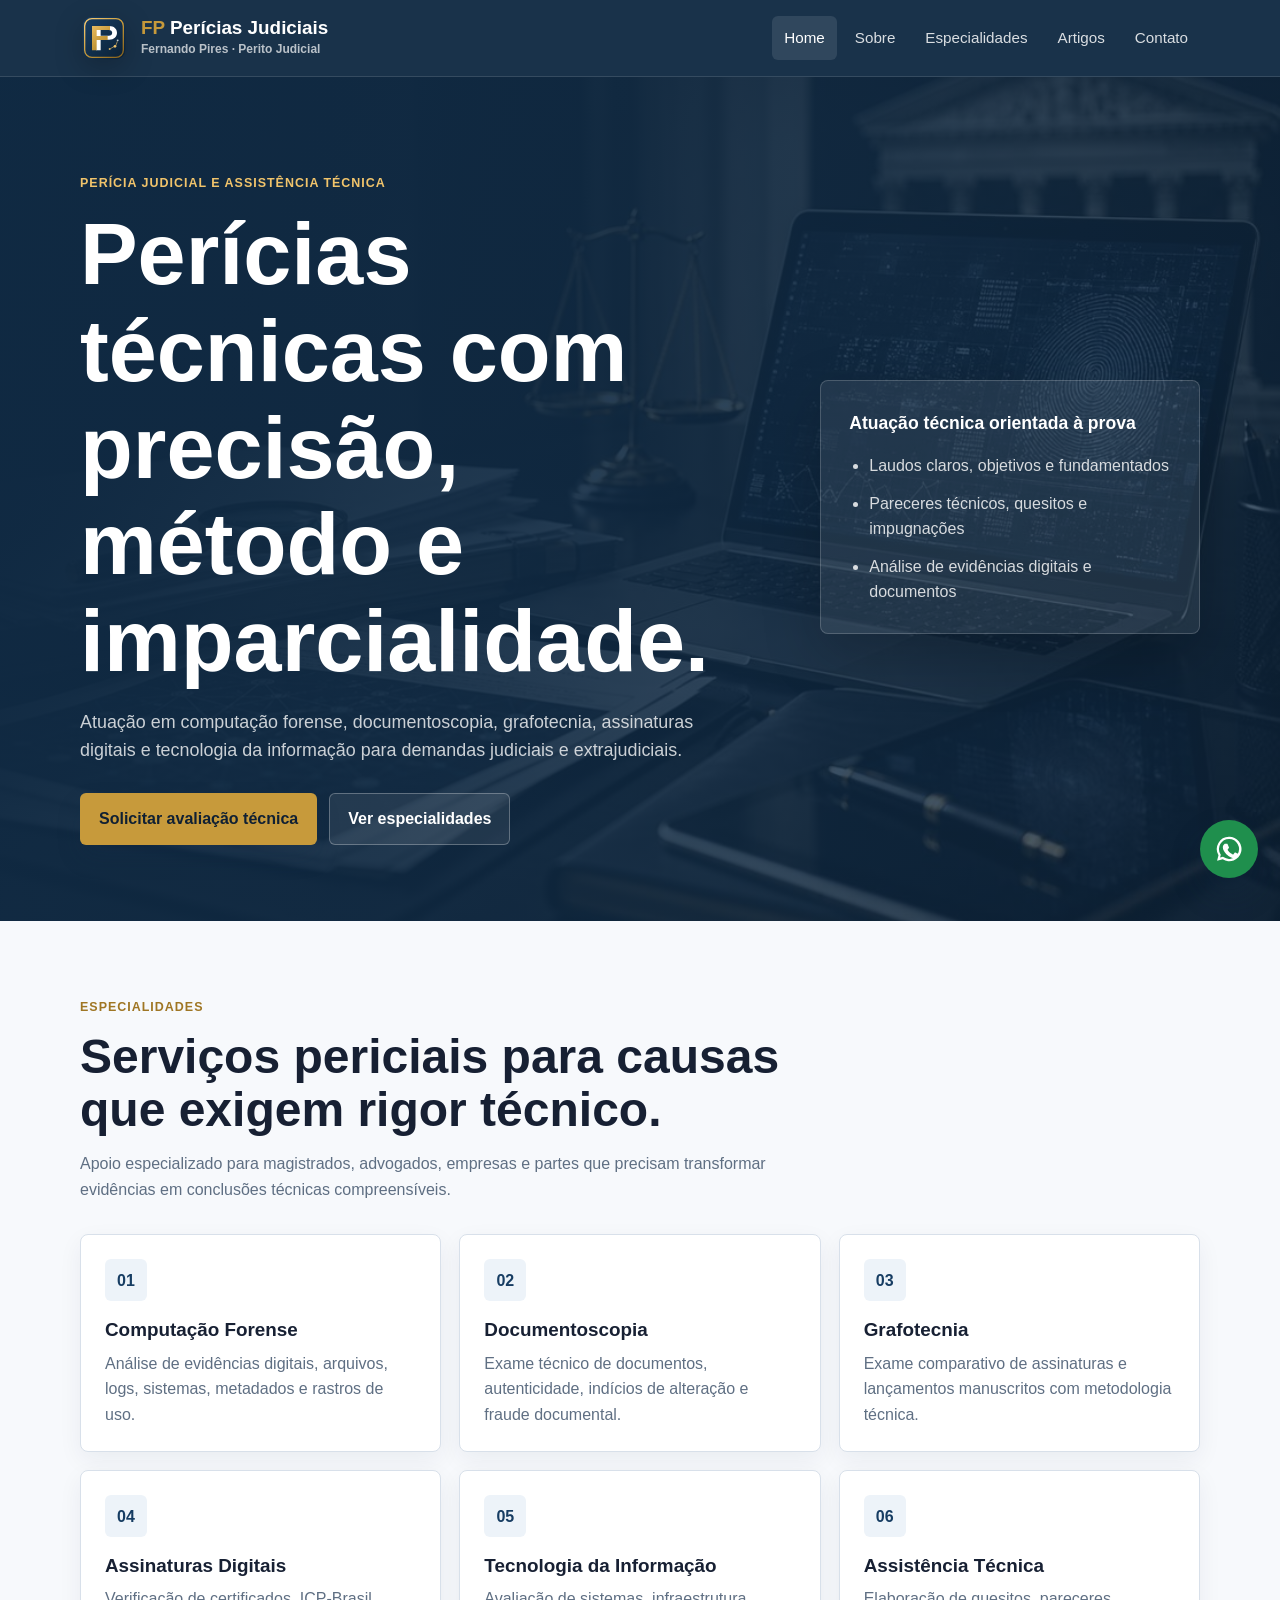
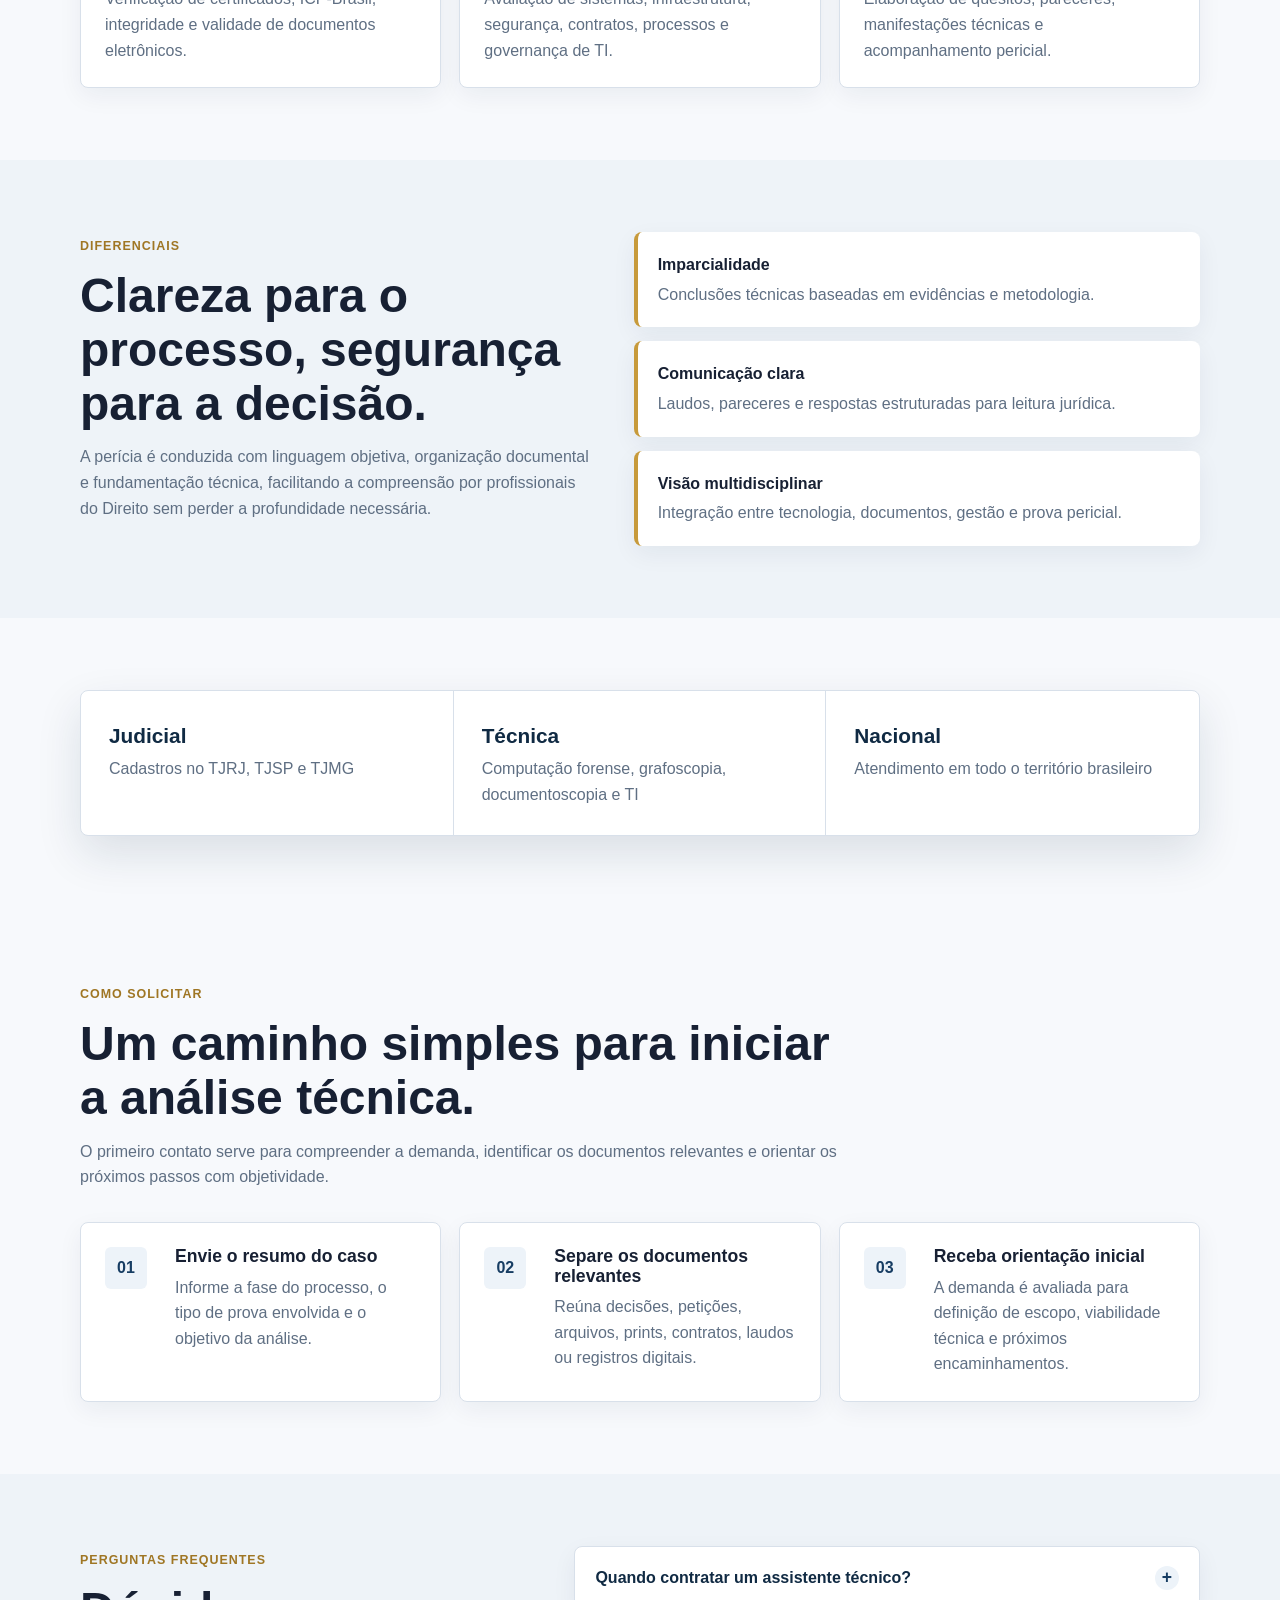
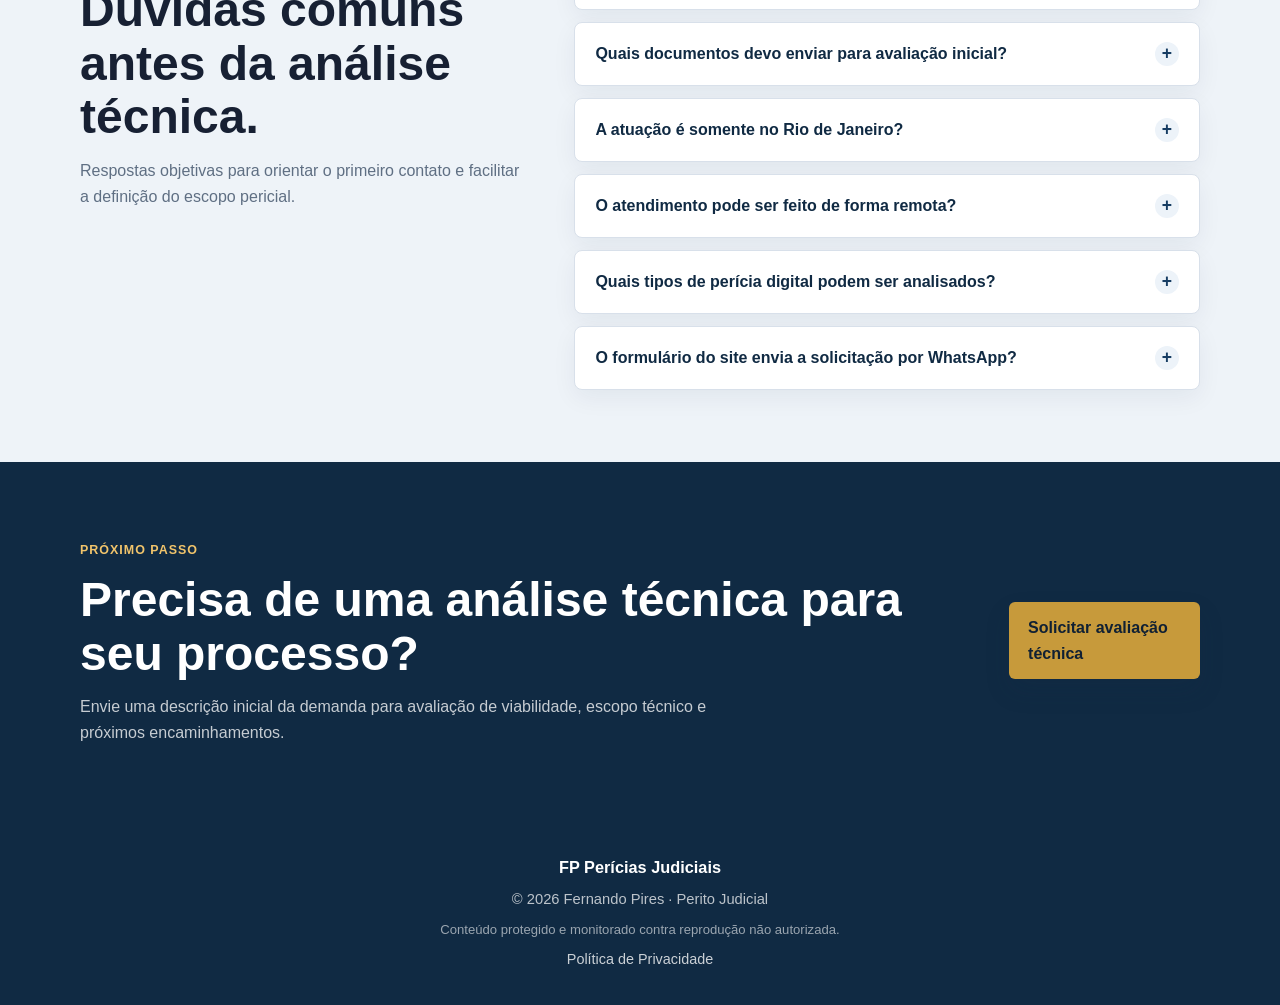
<file: index.html>
﻿<!doctype html>
<html lang="pt-br">
  <head>
    <meta charset="utf-8">
    <meta name="viewport" content="width=device-width, initial-scale=1">
    <meta
      name="description"
      content="FP Per&iacute;cias Judiciais: per&iacute;cias t&eacute;cnicas, computa&ccedil;&atilde;o forense, documentoscopia, grafotecnia, assinaturas digitais e assist&ecirc;ncia t&eacute;cnica judicial."
    >
    <title>FP Per&iacute;cias Judiciais | Per&iacute;cias T&eacute;cnicas e Assist&ecirc;ncia Judicial</title>
    <meta name="theme-color" content="#102a43">
    <meta property="og:type" content="website">
    <meta property="og:title" content="FP Per&iacute;cias Judiciais">
    <meta property="og:description" content="Per&iacute;cias t&eacute;cnicas, computa&ccedil;&atilde;o forense, documentoscopia, grafotecnia e assist&ecirc;ncia t&eacute;cnica judicial.">
    <meta property="og:url" content="https://fppericiasjudiciais.com.br/">
    <meta property="og:image" content="https://fppericiasjudiciais.com.br/assets/images/hero-juridico-tecnologia.png">
    <meta name="twitter:card" content="summary_large_image">
    <meta name="twitter:image" content="https://fppericiasjudiciais.com.br/assets/images/hero-juridico-tecnologia.png">
    <link rel="canonical" href="https://fppericiasjudiciais.com.br/">
    <link rel="icon" href="assets/images/favicon.svg" type="image/svg+xml">
    <link rel="preload" href="assets/images/hero-juridico-tecnologia-web.jpg" as="image">
    <link rel="stylesheet" href="assets/css/style.css">
    <script type="application/ld+json">
      {
        "@context": "https://schema.org",
        "@type": "LegalService",
        "name": "FP Pericias Judiciais",
        "alternateName": "Fernando Pires",
        "founder": "Fernando Alves Pires Neto",
        "url": "https://fppericiasjudiciais.com.br/",
        "image": "https://fppericiasjudiciais.com.br/assets/images/hero-juridico-tecnologia.png",
        "areaServed": "Brasil",
        "telephone": "+55 21 92020-0117",
        "email": "fppericiasjudiciais@gmail.com",
        "description": "Pericias judiciais e assistencia tecnica em computacao forense, documentoscopia, grafoscopia, assinaturas digitais e tecnologia da informacao.",
        "knowsAbout": [
          "Computacao Forense",
          "Documentoscopia",
          "Grafoscopia",
          "Assinaturas Digitais",
          "Tecnologia da Informacao",
          "Assistencia Tecnica Judicial"
        ]
      }
    </script>
    <script type="application/ld+json">
      {
        "@context": "https://schema.org",
        "@type": "FAQPage",
        "mainEntity": [
          {
            "@type": "Question",
            "name": "Quando contratar um assistente tecnico?",
            "acceptedAnswer": {
              "@type": "Answer",
              "text": "A assistencia tecnica pode ser contratada antes da pericia, durante a producao da prova ou apos a entrega do laudo, especialmente para formular quesitos, acompanhar diligencias, analisar conclusoes e preparar manifestacoes tecnicas."
            }
          },
          {
            "@type": "Question",
            "name": "Quais documentos enviar para uma avaliacao inicial?",
            "acceptedAnswer": {
              "@type": "Answer",
              "text": "Em geral, e util enviar a decisao que determinou a pericia, peticoes relevantes, documentos questionados, laudos ja existentes, prints, arquivos digitais, contratos, logs ou qualquer material relacionado aos pontos controvertidos."
            }
          },
          {
            "@type": "Question",
            "name": "O atendimento e feito em todo o Brasil?",
            "acceptedAnswer": {
              "@type": "Answer",
              "text": "Sim. A atuacao contempla demandas judiciais e extrajudiciais em todo o territorio nacional, com avaliacao do melhor formato conforme o caso, os prazos e a necessidade de diligencias presenciais."
            }
          },
          {
            "@type": "Question",
            "name": "Que tipos de pericia digital podem ser analisados?",
            "acceptedAnswer": {
              "@type": "Answer",
              "text": "Podem ser analisados arquivos, metadados, logs, registros de acesso, sistemas, documentos eletronicos, assinaturas digitais, rastros de uso e demais evidencias relacionadas a tecnologia da informacao."
            }
          }
        ]
      }
    </script>
  </head>
  <body>
    <header class="site-header">
      <div class="container header-inner">
        <a class="brand" href="index.html" aria-label="FP Per&iacute;cias Judiciais">
          <span class="brand-mark">
            <img src="assets/images/logo-fp.svg" alt="" aria-hidden="true">
          </span>
          <span class="brand-copy">
            <strong><span>FP</span> Per&iacute;cias Judiciais</strong>
            <small>Fernando Pires &middot; Perito Judicial</small>
          </span>
        </a>
        <nav class="site-nav" aria-label="Navega&ccedil;&atilde;o principal">
          <a href="index.html" aria-current="page">Home</a>
          <a href="sobre.html">Sobre</a>
          <a href="especialidades.html">Especialidades</a>
          <a href="artigos.html">Artigos</a>
          <a href="contato.html">Contato</a>
        </nav>
      </div>
    </header>

    <main>
      <section class="hero">
        <div class="container hero-grid">
          <div class="hero-copy">
            <span class="eyebrow">Per&iacute;cia judicial e assist&ecirc;ncia t&eacute;cnica</span>
            <h1>Per&iacute;cias t&eacute;cnicas com precis&atilde;o, m&eacute;todo e imparcialidade.</h1>
            <p>
              Atua&ccedil;&atilde;o em computa&ccedil;&atilde;o forense, documentoscopia, grafotecnia,
              assinaturas digitais e tecnologia da informa&ccedil;&atilde;o para demandas judiciais
              e extrajudiciais.
            </p>
            <div class="hero-actions">
              <a class="btn btn-primary" href="contato.html">Solicitar avalia&ccedil;&atilde;o t&eacute;cnica</a>
              <a class="btn btn-secondary" href="especialidades.html">Ver especialidades</a>
            </div>
          </div>
          <aside class="hero-panel" aria-label="Resumo de atua&ccedil;&atilde;o">
            <strong>Atua&ccedil;&atilde;o t&eacute;cnica orientada &agrave; prova</strong>
            <ul>
              <li>Laudos claros, objetivos e fundamentados</li>
              <li>Pareceres t&eacute;cnicos, quesitos e impugna&ccedil;&otilde;es</li>
              <li>An&aacute;lise de evid&ecirc;ncias digitais e documentos</li>
            </ul>
          </aside>
        </div>
      </section>

      <section class="section">
        <div class="container">
          <div class="section-heading">
            <span class="eyebrow">Especialidades</span>
            <h2>Servi&ccedil;os periciais para causas que exigem rigor t&eacute;cnico.</h2>
            <p>
              Apoio especializado para magistrados, advogados, empresas e partes que
              precisam transformar evid&ecirc;ncias em conclus&otilde;es t&eacute;cnicas compreens&iacute;veis.
            </p>
          </div>

          <div class="services-grid">
            <article class="service-card">
              <span class="card-icon">01</span>
              <h3>Computa&ccedil;&atilde;o Forense</h3>
              <p>An&aacute;lise de evid&ecirc;ncias digitais, arquivos, logs, sistemas, metadados e rastros de uso.</p>
            </article>
            <article class="service-card">
              <span class="card-icon">02</span>
              <h3>Documentoscopia</h3>
              <p>Exame t&eacute;cnico de documentos, autenticidade, ind&iacute;cios de altera&ccedil;&atilde;o e fraude documental.</p>
            </article>
            <article class="service-card">
              <span class="card-icon">03</span>
              <h3>Grafotecnia</h3>
              <p>Exame comparativo de assinaturas e lan&ccedil;amentos manuscritos com metodologia t&eacute;cnica.</p>
            </article>
            <article class="service-card">
              <span class="card-icon">04</span>
              <h3>Assinaturas Digitais</h3>
              <p>Verifica&ccedil;&atilde;o de certificados, ICP-Brasil, integridade e validade de documentos eletr&ocirc;nicos.</p>
            </article>
            <article class="service-card">
              <span class="card-icon">05</span>
              <h3>Tecnologia da Informa&ccedil;&atilde;o</h3>
              <p>Avalia&ccedil;&atilde;o de sistemas, infraestrutura, seguran&ccedil;a, contratos, processos e governan&ccedil;a de TI.</p>
            </article>
            <article class="service-card">
              <span class="card-icon">06</span>
              <h3>Assist&ecirc;ncia T&eacute;cnica</h3>
              <p>Elabora&ccedil;&atilde;o de quesitos, pareceres, manifesta&ccedil;&otilde;es t&eacute;cnicas e acompanhamento pericial.</p>
            </article>
          </div>
        </div>
      </section>

      <section class="section section-muted">
        <div class="container split-section">
          <div>
            <span class="eyebrow">Diferenciais</span>
            <h2>Clareza para o processo, seguran&ccedil;a para a decis&atilde;o.</h2>
            <p>
              A per&iacute;cia &eacute; conduzida com linguagem objetiva, organiza&ccedil;&atilde;o documental e
              fundamenta&ccedil;&atilde;o t&eacute;cnica, facilitando a compreens&atilde;o por profissionais do Direito
              sem perder a profundidade necess&aacute;ria.
            </p>
          </div>
          <div class="differentials">
            <div class="differential-item">
              <strong>Imparcialidade</strong>
              <span>Conclus&otilde;es t&eacute;cnicas baseadas em evid&ecirc;ncias e metodologia.</span>
            </div>
            <div class="differential-item">
              <strong>Comunica&ccedil;&atilde;o clara</strong>
              <span>Laudos, pareceres e respostas estruturadas para leitura jur&iacute;dica.</span>
            </div>
            <div class="differential-item">
              <strong>Vis&atilde;o multidisciplinar</strong>
              <span>Integra&ccedil;&atilde;o entre tecnologia, documentos, gest&atilde;o e prova pericial.</span>
            </div>
          </div>
        </div>
      </section>

      <section class="section">
        <div class="container credibility-bar" aria-label="Indicadores de credibilidade">
          <div>
            <strong>Judicial</strong>
            <span>Cadastros no TJRJ, TJSP e TJMG</span>
          </div>
          <div>
            <strong>T&eacute;cnica</strong>
            <span>Computa&ccedil;&atilde;o forense, grafoscopia, documentoscopia e TI</span>
          </div>
          <div>
            <strong>Nacional</strong>
            <span>Atendimento em todo o territ&oacute;rio brasileiro</span>
          </div>
        </div>
      </section>

      <section class="section">
        <div class="container">
          <div class="section-heading">
            <span class="eyebrow">Como solicitar</span>
            <h2>Um caminho simples para iniciar a an&aacute;lise t&eacute;cnica.</h2>
            <p>
              O primeiro contato serve para compreender a demanda, identificar os documentos
              relevantes e orientar os pr&oacute;ximos passos com objetividade.
            </p>
          </div>

          <div class="request-steps">
            <article class="request-step">
              <span>01</span>
              <div>
                <h3>Envie o resumo do caso</h3>
                <p>Informe a fase do processo, o tipo de prova envolvida e o objetivo da an&aacute;lise.</p>
              </div>
            </article>
            <article class="request-step">
              <span>02</span>
              <div>
                <h3>Separe os documentos relevantes</h3>
                <p>Re&uacute;na decis&otilde;es, peti&ccedil;&otilde;es, arquivos, prints, contratos, laudos ou registros digitais.</p>
              </div>
            </article>
            <article class="request-step">
              <span>03</span>
              <div>
                <h3>Receba orienta&ccedil;&atilde;o inicial</h3>
                <p>A demanda &eacute; avaliada para defini&ccedil;&atilde;o de escopo, viabilidade t&eacute;cnica e pr&oacute;ximos encaminhamentos.</p>
              </div>
            </article>
          </div>
        </div>
      </section>

      <section class="section section-muted">
        <div class="container faq-section">
          <div class="section-heading">
            <span class="eyebrow">Perguntas frequentes</span>
            <h2>D&uacute;vidas comuns antes da an&aacute;lise t&eacute;cnica.</h2>
            <p>
              Respostas objetivas para orientar o primeiro contato e facilitar a defini&ccedil;&atilde;o
              do escopo pericial.
            </p>
          </div>

          <div class="faq-list">
            <details class="faq-item">
              <summary>Quando contratar um assistente t&eacute;cnico?</summary>
              <p>
                O ideal &eacute; contratar antes da per&iacute;cia ou logo ap&oacute;s a nomea&ccedil;&atilde;o do perito,
                para formular quesitos, organizar documentos e acompanhar os pontos t&eacute;cnicos
                relevantes. Tamb&eacute;m &eacute; poss&iacute;vel atuar ap&oacute;s o laudo, em pareceres,
                impugna&ccedil;&otilde;es e manifesta&ccedil;&otilde;es.
              </p>
            </details>

            <details class="faq-item">
              <summary>Quais documentos devo enviar para avalia&ccedil;&atilde;o inicial?</summary>
              <p>
                Envie a decis&atilde;o que determinou a per&iacute;cia, peti&ccedil;&otilde;es relevantes, documentos
                questionados, laudos j&aacute; existentes, arquivos digitais, prints, contratos,
                logs ou qualquer material ligado aos pontos controvertidos.
              </p>
            </details>

            <details class="faq-item">
              <summary>A atua&ccedil;&atilde;o &eacute; somente no Rio de Janeiro?</summary>
              <p>
                N&atilde;o. O atendimento contempla demandas judiciais e extrajudiciais em todo o
                territ&oacute;rio nacional, com avalia&ccedil;&atilde;o do formato mais adequado conforme o
                caso, os prazos e a necessidade de dilig&ecirc;ncias presenciais.
              </p>
            </details>

            <details class="faq-item">
              <summary>O atendimento pode ser feito de forma remota?</summary>
              <p>
                Sim. Muitos casos permitem an&aacute;lise preliminar remota, especialmente quando
                envolvem documentos digitais, arquivos, sistemas, registros ou elementos
                que possam ser compartilhados de forma segura.
              </p>
            </details>

            <details class="faq-item">
              <summary>Quais tipos de per&iacute;cia digital podem ser analisados?</summary>
              <p>
                Podem ser analisados arquivos, metadados, logs, registros de acesso, sistemas,
                documentos eletr&ocirc;nicos, assinaturas digitais, rastros de uso e demais evid&ecirc;ncias
                relacionadas &agrave; tecnologia da informa&ccedil;&atilde;o.
              </p>
            </details>

            <details class="faq-item">
              <summary>O formul&aacute;rio do site envia a solicita&ccedil;&atilde;o por WhatsApp?</summary>
              <p>
                Sim. Ao preencher o formul&aacute;rio de contato, o site abre uma conversa no
                WhatsApp com a mensagem organizada a partir dos dados informados, facilitando
                o envio do resumo inicial da demanda.
              </p>
            </details>
          </div>
        </div>
      </section>

      <section class="cta-section">
        <div class="container cta-inner">
          <div>
            <span class="eyebrow">Pr&oacute;ximo passo</span>
            <h2>Precisa de uma an&aacute;lise t&eacute;cnica para seu processo?</h2>
            <p>
              Envie uma descri&ccedil;&atilde;o inicial da demanda para avalia&ccedil;&atilde;o de viabilidade,
              escopo t&eacute;cnico e pr&oacute;ximos encaminhamentos.
            </p>
          </div>
          <a class="btn btn-primary" href="contato.html">Solicitar avalia&ccedil;&atilde;o t&eacute;cnica</a>
        </div>
      </section>
    </main>

    <footer class="site-footer">
      <div class="container footer-inner">
        <strong>FP Per&iacute;cias Judiciais</strong>
        <span>&copy; 2026 Fernando Pires &middot; Perito Judicial</span>
        <span class="content-protection">Conte&uacute;do protegido e monitorado contra reprodu&ccedil;&atilde;o n&atilde;o autorizada.</span>
        <a href="privacidade.html">Pol&iacute;tica de Privacidade</a>
      </div>
    </footer>
    <a
      class="floating-whatsapp"
      href="https://wa.me/5521920200117"
      target="_blank"
      rel="noopener"
      aria-label="Falar pelo WhatsApp"
    >
      <svg class="floating-whatsapp-icon" viewBox="0 0 32 32" aria-hidden="true" focusable="false">
        <path d="M16 4.5A11.5 11.5 0 0 0 6.1 21.8L4.8 27l5.3-1.3A11.5 11.5 0 1 0 16 4.5Zm0 2.1a9.4 9.4 0 0 1 7.9 14.5 9.4 9.4 0 0 1-13.2 2.5l-.4-.3-2.7.7.7-2.7-.3-.4A9.4 9.4 0 0 1 16 6.6Zm-3.5 4.5c-.3 0-.7.1-1 .5-.4.4-1.3 1.3-1.3 3.1s1.3 3.6 1.5 3.8c.2.3 2.6 4 6.4 5.4 3.1 1.2 3.8.9 4.5.8.7-.1 2.2-.9 2.5-1.8.3-.9.3-1.7.2-1.8-.1-.2-.3-.3-.7-.5l-2.5-1.2c-.3-.1-.6-.2-.8.2-.2.3-.9 1.2-1.1 1.4-.2.2-.4.3-.8.1-.3-.2-1.4-.5-2.7-1.7-1-1-1.7-2.1-1.9-2.4-.2-.4 0-.6.2-.8.2-.2.3-.4.5-.6.2-.2.2-.4.4-.6.1-.3.1-.5 0-.7l-1.1-2.6c-.3-.6-.6-.6-.8-.6h-.5Z"/>
      </svg>
      <span class="sr-only">Falar pelo WhatsApp</span>
    </a>
  </body>
</html>
</file>
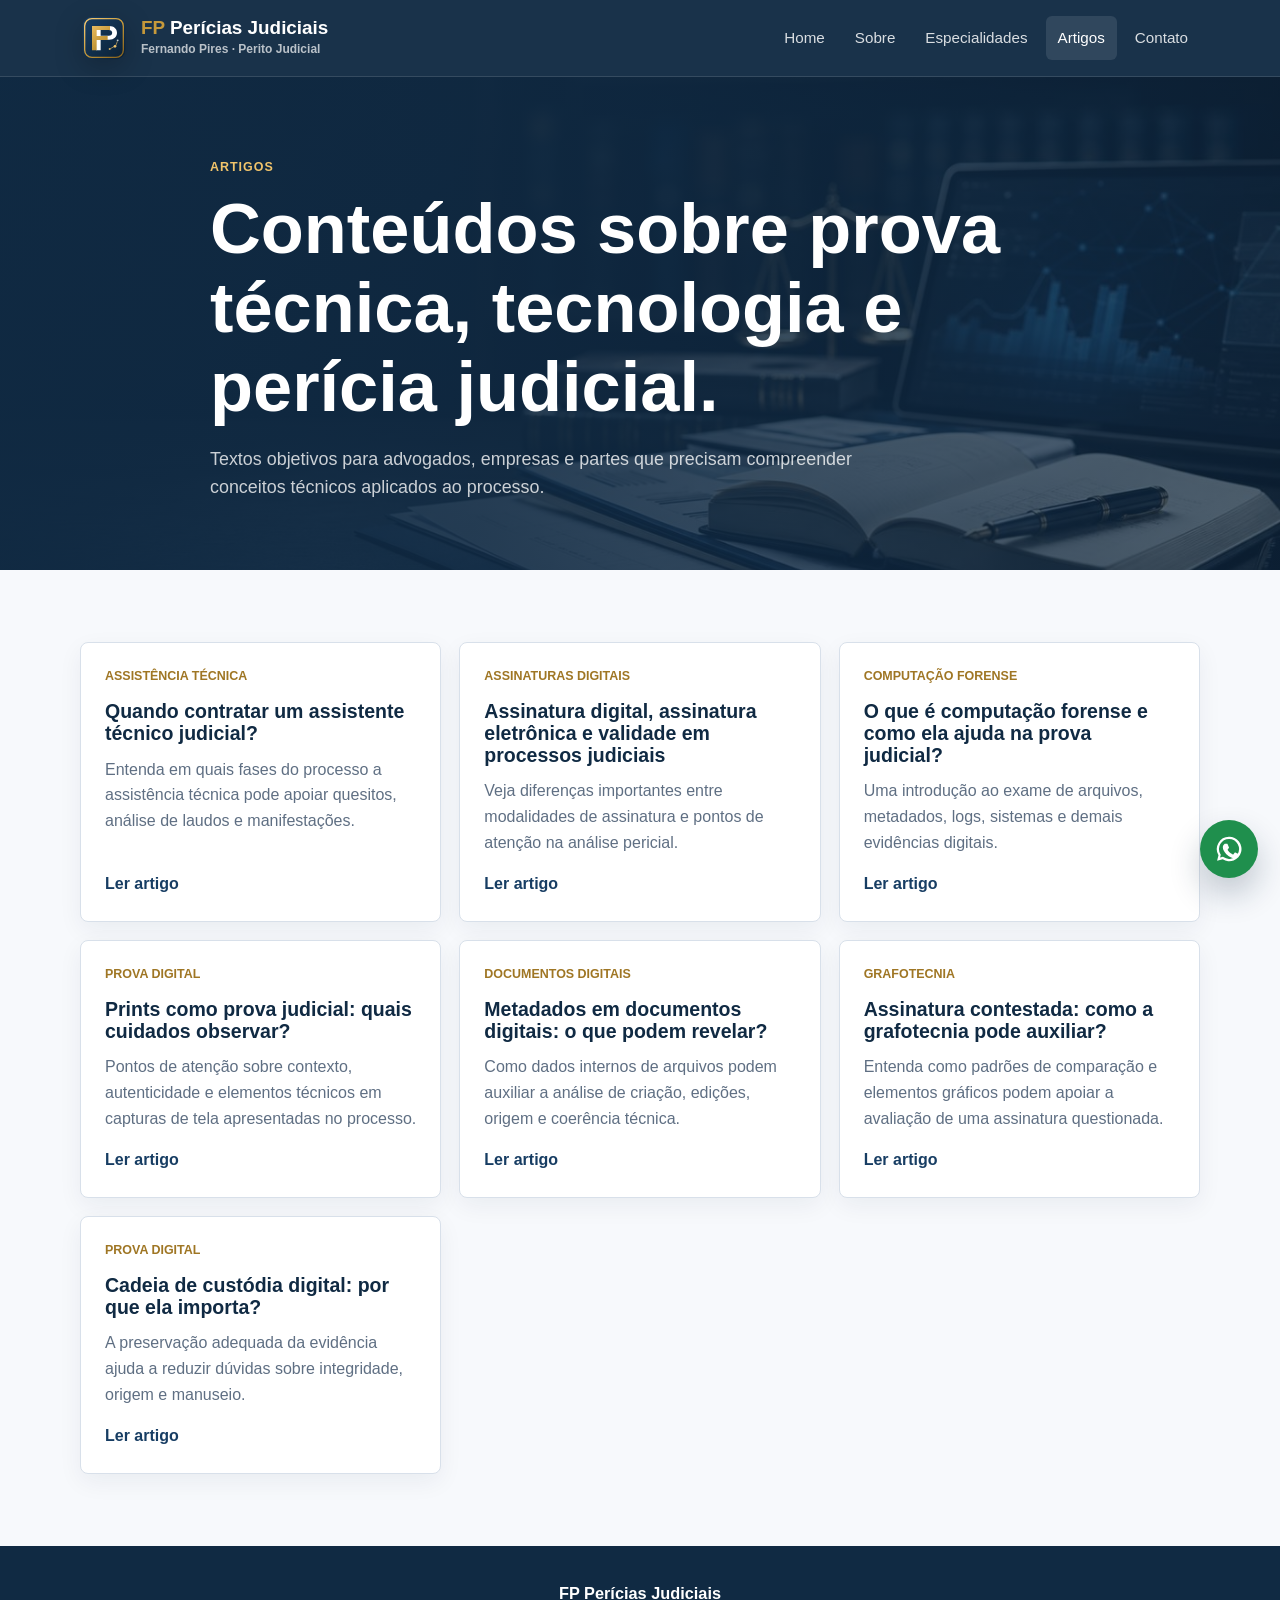
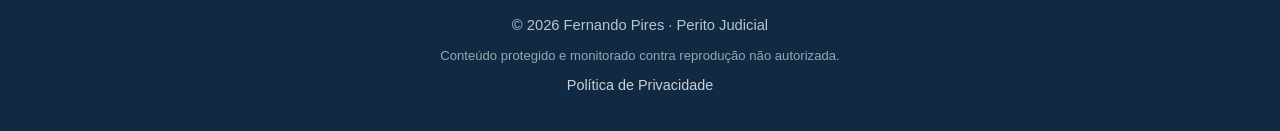
<file: artigos.html>
﻿<!doctype html>
<html lang="pt-br">
  <head>
    <meta charset="utf-8">
    <meta name="viewport" content="width=device-width, initial-scale=1">
    <meta
      name="description"
      content="Artigos sobre per&iacute;cia judicial, assist&ecirc;ncia t&eacute;cnica, computa&ccedil;&atilde;o forense, assinaturas digitais e documentoscopia."
    >
    <title>Artigos | FP Per&iacute;cias Judiciais</title>
    <meta name="theme-color" content="#102a43">
    <meta property="og:type" content="website">
    <meta property="og:title" content="Artigos | FP Per&iacute;cias Judiciais">
    <meta property="og:description" content="Conte&uacute;dos t&eacute;cnicos sobre per&iacute;cia judicial, provas digitais e assist&ecirc;ncia t&eacute;cnica.">
    <meta property="og:url" content="https://fppericiasjudiciais.com.br/artigos.html">
    <meta property="og:image" content="https://fppericiasjudiciais.com.br/assets/images/hero-juridico-tecnologia.png">
    <meta name="twitter:card" content="summary_large_image">
    <meta name="twitter:image" content="https://fppericiasjudiciais.com.br/assets/images/hero-juridico-tecnologia.png">
    <link rel="canonical" href="https://fppericiasjudiciais.com.br/artigos.html">
    <link rel="icon" href="assets/images/favicon.svg" type="image/svg+xml">
    <link rel="stylesheet" href="assets/css/style.css">
  </head>
  <body>
    <header class="site-header">
      <div class="container header-inner">
        <a class="brand" href="index.html" aria-label="FP Per&iacute;cias Judiciais">
          <span class="brand-mark">
            <img src="assets/images/logo-fp.svg" alt="" aria-hidden="true">
          </span>
          <span class="brand-copy">
            <strong><span>FP</span> Per&iacute;cias Judiciais</strong>
            <small>Fernando Pires &middot; Perito Judicial</small>
          </span>
        </a>
        <nav class="site-nav" aria-label="Navega&ccedil;&atilde;o principal">
          <a href="index.html">Home</a>
          <a href="sobre.html">Sobre</a>
          <a href="especialidades.html">Especialidades</a>
          <a href="artigos.html" aria-current="page">Artigos</a>
          <a href="contato.html">Contato</a>
        </nav>
      </div>
    </header>

    <main>
      <section class="page-hero page-hero-artigos">
        <div class="container page-hero-inner">
          <span class="eyebrow">Artigos</span>
          <h1>Conte&uacute;dos sobre prova t&eacute;cnica, tecnologia e per&iacute;cia judicial.</h1>
          <p>
            Textos objetivos para advogados, empresas e partes que precisam compreender
            conceitos t&eacute;cnicos aplicados ao processo.
          </p>
        </div>
      </section>

      <section class="section">
        <div class="container article-grid">
          <article class="article-card">
            <span class="article-tag">Assist&ecirc;ncia t&eacute;cnica</span>
            <h2>Quando contratar um assistente t&eacute;cnico judicial?</h2>
            <p>
              Entenda em quais fases do processo a assist&ecirc;ncia t&eacute;cnica pode apoiar quesitos,
              an&aacute;lise de laudos e manifesta&ccedil;&otilde;es.
            </p>
            <a class="text-link" href="artigos/assistente-tecnico-judicial.html">Ler artigo</a>
          </article>

          <article class="article-card">
            <span class="article-tag">Assinaturas digitais</span>
            <h2>Assinatura digital, assinatura eletr&ocirc;nica e validade em processos judiciais</h2>
            <p>
              Veja diferen&ccedil;as importantes entre modalidades de assinatura e pontos de aten&ccedil;&atilde;o
              na an&aacute;lise pericial.
            </p>
            <a class="text-link" href="artigos/assinatura-digital-eletronica.html">Ler artigo</a>
          </article>

          <article class="article-card">
            <span class="article-tag">Computa&ccedil;&atilde;o forense</span>
            <h2>O que &eacute; computa&ccedil;&atilde;o forense e como ela ajuda na prova judicial?</h2>
            <p>
              Uma introdu&ccedil;&atilde;o ao exame de arquivos, metadados, logs, sistemas e demais
              evid&ecirc;ncias digitais.
            </p>
            <a class="text-link" href="artigos/computacao-forense-prova-judicial.html">Ler artigo</a>
          </article>

          <article class="article-card">
            <span class="article-tag">Prova digital</span>
            <h2>Prints como prova judicial: quais cuidados observar?</h2>
            <p>
              Pontos de aten&ccedil;&atilde;o sobre contexto, autenticidade e elementos t&eacute;cnicos
              em capturas de tela apresentadas no processo.
            </p>
            <a class="text-link" href="artigos/prints-como-prova-judicial.html">Ler artigo</a>
          </article>

          <article class="article-card">
            <span class="article-tag">Documentos digitais</span>
            <h2>Metadados em documentos digitais: o que podem revelar?</h2>
            <p>
              Como dados internos de arquivos podem auxiliar a an&aacute;lise de cria&ccedil;&atilde;o,
              edi&ccedil;&otilde;es, origem e coer&ecirc;ncia t&eacute;cnica.
            </p>
            <a class="text-link" href="artigos/metadados-documentos-digitais.html">Ler artigo</a>
          </article>

          <article class="article-card">
            <span class="article-tag">Grafotecnia</span>
            <h2>Assinatura contestada: como a grafotecnia pode auxiliar?</h2>
            <p>
              Entenda como padr&otilde;es de compara&ccedil;&atilde;o e elementos gr&aacute;ficos podem
              apoiar a avalia&ccedil;&atilde;o de uma assinatura questionada.
            </p>
            <a class="text-link" href="artigos/assinatura-contestada-grafotecnia.html">Ler artigo</a>
          </article>

          <article class="article-card">
            <span class="article-tag">Prova digital</span>
            <h2>Cadeia de cust&oacute;dia digital: por que ela importa?</h2>
            <p>
              A preserva&ccedil;&atilde;o adequada da evid&ecirc;ncia ajuda a reduzir d&uacute;vidas sobre
              integridade, origem e manuseio.
            </p>
            <a class="text-link" href="artigos/cadeia-de-custodia-digital.html">Ler artigo</a>
          </article>
        </div>
      </section>
    </main>

    <footer class="site-footer">
      <div class="container footer-inner">
        <strong>FP Per&iacute;cias Judiciais</strong>
        <span>&copy; 2026 Fernando Pires &middot; Perito Judicial</span>
        <span class="content-protection">Conte&uacute;do protegido e monitorado contra reprodu&ccedil;&atilde;o n&atilde;o autorizada.</span>
        <a href="privacidade.html">Pol&iacute;tica de Privacidade</a>
      </div>
    </footer>
    <a
      class="floating-whatsapp"
      href="https://wa.me/5521920200117"
      target="_blank"
      rel="noopener"
      aria-label="Falar pelo WhatsApp"
    >
      <svg class="floating-whatsapp-icon" viewBox="0 0 32 32" aria-hidden="true" focusable="false">
        <path d="M16 4.5A11.5 11.5 0 0 0 6.1 21.8L4.8 27l5.3-1.3A11.5 11.5 0 1 0 16 4.5Zm0 2.1a9.4 9.4 0 0 1 7.9 14.5 9.4 9.4 0 0 1-13.2 2.5l-.4-.3-2.7.7.7-2.7-.3-.4A9.4 9.4 0 0 1 16 6.6Zm-3.5 4.5c-.3 0-.7.1-1 .5-.4.4-1.3 1.3-1.3 3.1s1.3 3.6 1.5 3.8c.2.3 2.6 4 6.4 5.4 3.1 1.2 3.8.9 4.5.8.7-.1 2.2-.9 2.5-1.8.3-.9.3-1.7.2-1.8-.1-.2-.3-.3-.7-.5l-2.5-1.2c-.3-.1-.6-.2-.8.2-.2.3-.9 1.2-1.1 1.4-.2.2-.4.3-.8.1-.3-.2-1.4-.5-2.7-1.7-1-1-1.7-2.1-1.9-2.4-.2-.4 0-.6.2-.8.2-.2.3-.4.5-.6.2-.2.2-.4.4-.6.1-.3.1-.5 0-.7l-1.1-2.6c-.3-.6-.6-.6-.8-.6h-.5Z"/>
      </svg>
      <span class="sr-only">Falar pelo WhatsApp</span>
    </a>
  </body>
</html>
</file>
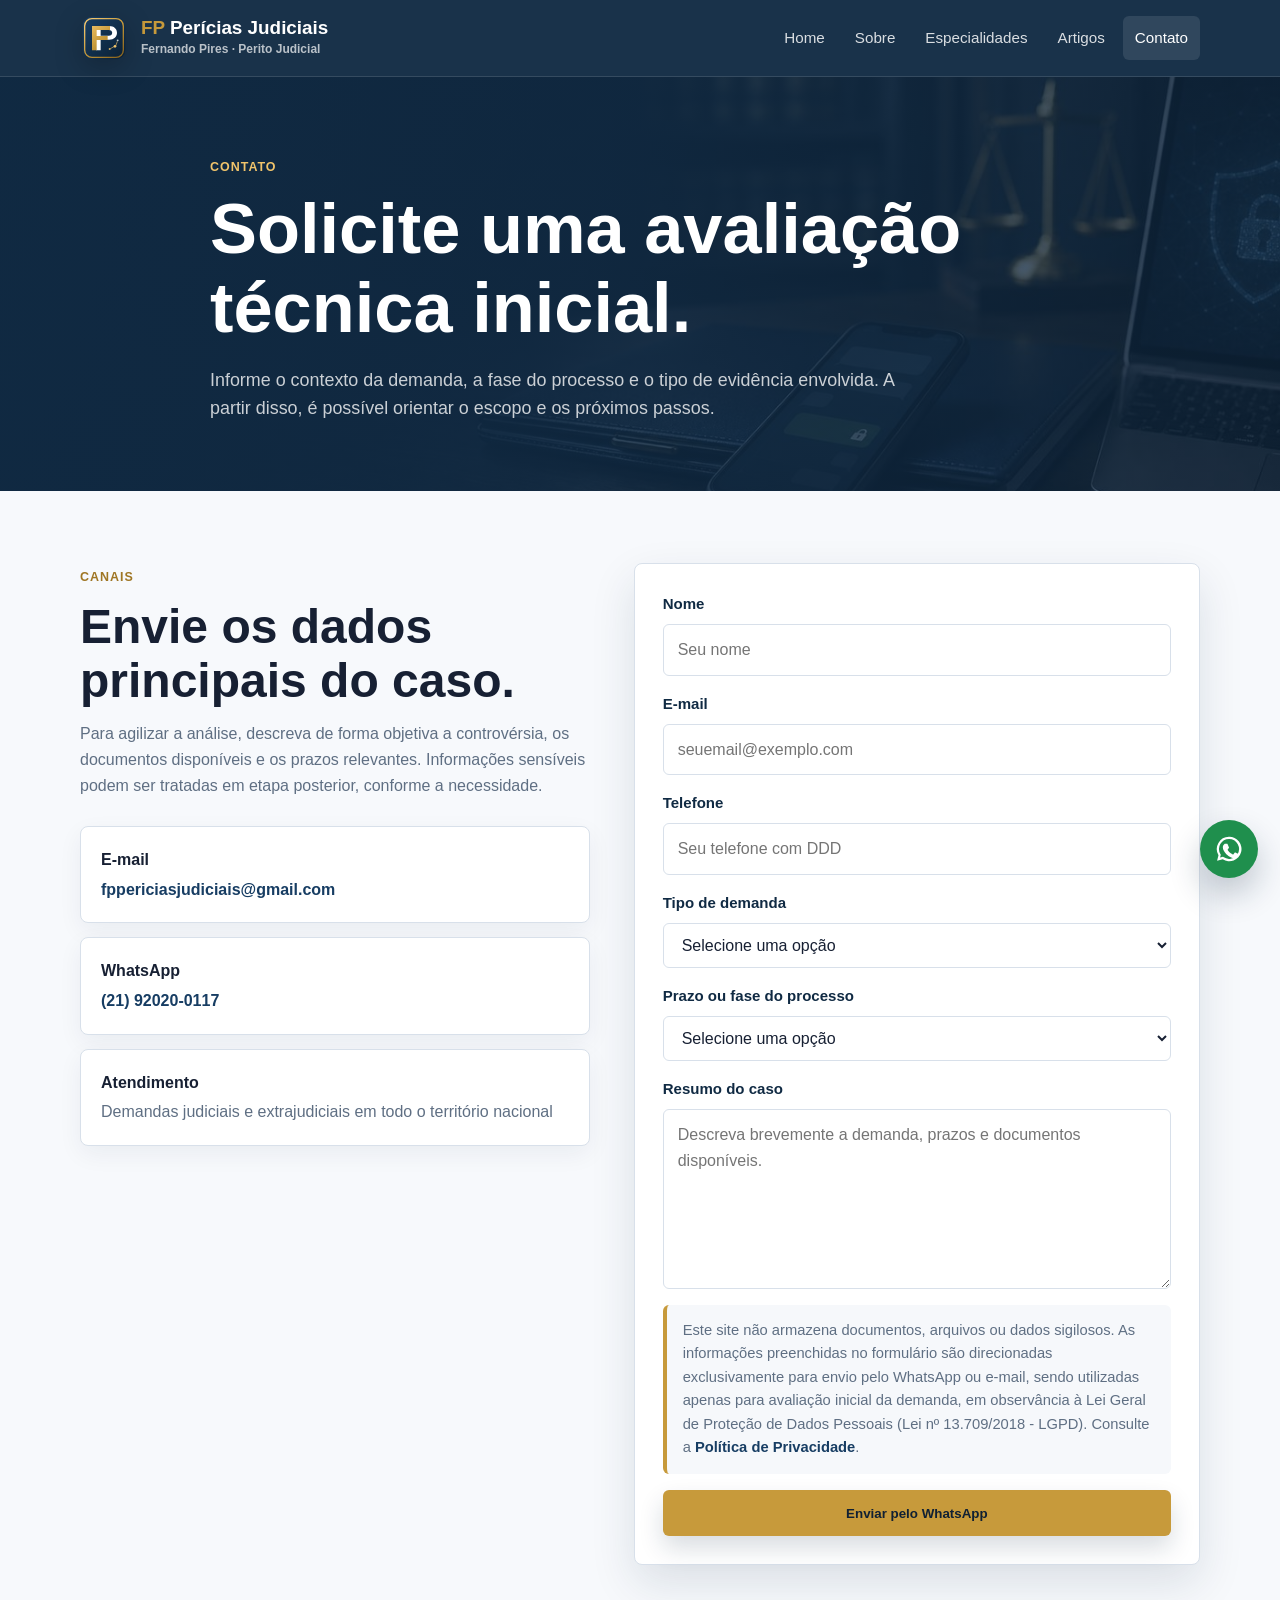
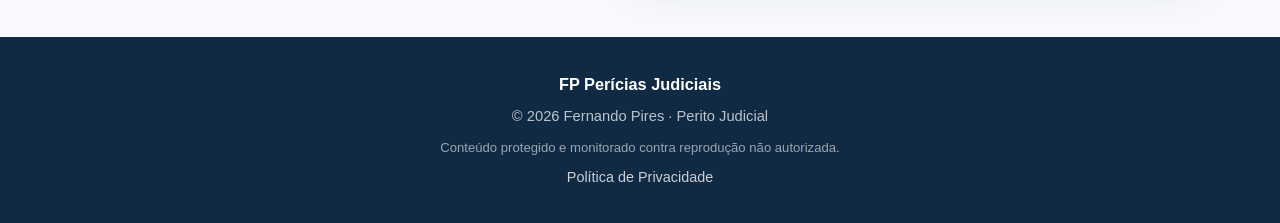
<file: contato.html>
﻿<!doctype html>
<html lang="pt-br">
  <head>
    <meta charset="utf-8">
    <meta name="viewport" content="width=device-width, initial-scale=1">
    <meta
      name="description"
      content="Entre em contato com a FP Per&iacute;cias Judiciais para solicitar an&aacute;lise t&eacute;cnica, parecer, laudo ou assist&ecirc;ncia pericial."
    >
    <title>Contato | FP Per&iacute;cias Judiciais</title>
    <meta name="theme-color" content="#102a43">
    <meta property="og:type" content="website">
    <meta property="og:title" content="Contato | FP Per&iacute;cias Judiciais">
    <meta property="og:description" content="Entre em contato para solicitar an&aacute;lise t&eacute;cnica, parecer, laudo ou assist&ecirc;ncia pericial.">
    <meta property="og:url" content="https://fppericiasjudiciais.com.br/contato.html">
    <meta property="og:image" content="https://fppericiasjudiciais.com.br/assets/images/hero-juridico-tecnologia.png">
    <meta name="twitter:card" content="summary_large_image">
    <meta name="twitter:image" content="https://fppericiasjudiciais.com.br/assets/images/hero-juridico-tecnologia.png">
    <link rel="canonical" href="https://fppericiasjudiciais.com.br/contato.html">
    <link rel="icon" href="assets/images/favicon.svg" type="image/svg+xml">
    <link rel="stylesheet" href="assets/css/style.css">
  </head>
  <body>
    <header class="site-header">
      <div class="container header-inner">
        <a class="brand" href="index.html" aria-label="FP Per&iacute;cias Judiciais">
          <span class="brand-mark">
            <img src="assets/images/logo-fp.svg" alt="" aria-hidden="true">
          </span>
          <span class="brand-copy">
            <strong><span>FP</span> Per&iacute;cias Judiciais</strong>
            <small>Fernando Pires &middot; Perito Judicial</small>
          </span>
        </a>
        <nav class="site-nav" aria-label="Navega&ccedil;&atilde;o principal">
          <a href="index.html">Home</a>
          <a href="sobre.html">Sobre</a>
          <a href="especialidades.html">Especialidades</a>
          <a href="artigos.html">Artigos</a>
          <a href="contato.html" aria-current="page">Contato</a>
        </nav>
      </div>
    </header>

    <main>
      <section class="page-hero page-hero-contato">
        <div class="container page-hero-inner">
          <span class="eyebrow">Contato</span>
          <h1>Solicite uma avalia&ccedil;&atilde;o t&eacute;cnica inicial.</h1>
          <p>
            Informe o contexto da demanda, a fase do processo e o tipo de evid&ecirc;ncia envolvida.
            A partir disso, &eacute; poss&iacute;vel orientar o escopo e os pr&oacute;ximos passos.
          </p>
        </div>
      </section>

      <section class="section">
        <div class="container contact-grid">
          <div>
            <span class="eyebrow">Canais</span>
            <h2>Envie os dados principais do caso.</h2>
            <p>
              Para agilizar a an&aacute;lise, descreva de forma objetiva a controv&eacute;rsia, os documentos
              dispon&iacute;veis e os prazos relevantes. Informa&ccedil;&otilde;es sens&iacute;veis podem ser tratadas em
              etapa posterior, conforme a necessidade.
            </p>

            <div class="contact-cards">
              <article class="contact-card">
                <strong>E-mail</strong>
                <span><a href="mailto:fppericiasjudiciais@gmail.com">fppericiasjudiciais@gmail.com</a></span>
              </article>
              <article class="contact-card">
                <strong>WhatsApp</strong>
                <span><a href="https://wa.me/5521920200117" target="_blank" rel="noopener">(21) 92020-0117</a></span>
              </article>
              <article class="contact-card">
                <strong>Atendimento</strong>
                <span>Demandas judiciais e extrajudiciais em todo o territ&oacute;rio nacional</span>
              </article>
            </div>
          </div>

          <form class="contact-form" id="contact-form" data-whatsapp="5521920200117">
            <div class="form-field">
              <label for="name">Nome</label>
              <input id="name" name="name" type="text" autocomplete="name" placeholder="Seu nome" required>
            </div>
            <div class="form-field">
              <label for="email">E-mail</label>
              <input id="email" name="email" type="email" autocomplete="email" placeholder="seuemail@exemplo.com" required>
            </div>
            <div class="form-field">
              <label for="phone">Telefone</label>
              <input id="phone" name="phone" type="tel" autocomplete="tel" placeholder="Seu telefone com DDD" required>
            </div>
            <div class="form-field">
              <label for="subject">Tipo de demanda</label>
              <select id="subject" name="subject" required>
                <option value="">Selecione uma op&ccedil;&atilde;o</option>
                <option>Computa&ccedil;&atilde;o forense</option>
                <option>Documentoscopia</option>
                <option>Grafotecnia</option>
                <option>Assinaturas digitais</option>
                <option>Tecnologia da informa&ccedil;&atilde;o</option>
                <option>Assist&ecirc;ncia t&eacute;cnica</option>
              </select>
            </div>
            <div class="form-field">
              <label for="deadline">Prazo ou fase do processo</label>
              <select id="deadline" name="deadline" required>
                <option value="">Selecione uma op&ccedil;&atilde;o</option>
                <option>An&aacute;lise preliminar</option>
                <option>Antes da nomea&ccedil;&atilde;o do perito</option>
                <option>Per&iacute;cia j&aacute; designada</option>
                <option>Laudo j&aacute; apresentado</option>
                <option>Prazo urgente</option>
                <option>N&atilde;o sei informar</option>
              </select>
            </div>
            <div class="form-field">
              <label for="message">Resumo do caso</label>
              <textarea id="message" name="message" rows="6" placeholder="Descreva brevemente a demanda, prazos e documentos dispon&iacute;veis." required></textarea>
            </div>
            <p class="confidentiality-note">
              Este site n&atilde;o armazena documentos, arquivos ou dados sigilosos. As informa&ccedil;&otilde;es
              preenchidas no formul&aacute;rio s&atilde;o direcionadas exclusivamente para envio pelo
              WhatsApp ou e-mail, sendo utilizadas apenas para avalia&ccedil;&atilde;o inicial da demanda,
              em observ&acirc;ncia &agrave; Lei Geral de Prote&ccedil;&atilde;o de Dados Pessoais (Lei n&ordm; 13.709/2018 - LGPD).
              Consulte a <a href="privacidade.html">Pol&iacute;tica de Privacidade</a>.
            </p>
            <button class="btn btn-primary" type="submit">Enviar pelo WhatsApp</button>
          </form>
        </div>
      </section>
    </main>

    <footer class="site-footer">
      <div class="container footer-inner">
        <strong>FP Per&iacute;cias Judiciais</strong>
        <span>&copy; 2026 Fernando Pires &middot; Perito Judicial</span>
        <span class="content-protection">Conte&uacute;do protegido e monitorado contra reprodu&ccedil;&atilde;o n&atilde;o autorizada.</span>
        <a href="privacidade.html">Pol&iacute;tica de Privacidade</a>
      </div>
    </footer>
    <a
      class="floating-whatsapp"
      href="https://wa.me/5521920200117"
      target="_blank"
      rel="noopener"
      aria-label="Falar pelo WhatsApp"
    >
      <svg class="floating-whatsapp-icon" viewBox="0 0 32 32" aria-hidden="true" focusable="false">
        <path d="M16 4.5A11.5 11.5 0 0 0 6.1 21.8L4.8 27l5.3-1.3A11.5 11.5 0 1 0 16 4.5Zm0 2.1a9.4 9.4 0 0 1 7.9 14.5 9.4 9.4 0 0 1-13.2 2.5l-.4-.3-2.7.7.7-2.7-.3-.4A9.4 9.4 0 0 1 16 6.6Zm-3.5 4.5c-.3 0-.7.1-1 .5-.4.4-1.3 1.3-1.3 3.1s1.3 3.6 1.5 3.8c.2.3 2.6 4 6.4 5.4 3.1 1.2 3.8.9 4.5.8.7-.1 2.2-.9 2.5-1.8.3-.9.3-1.7.2-1.8-.1-.2-.3-.3-.7-.5l-2.5-1.2c-.3-.1-.6-.2-.8.2-.2.3-.9 1.2-1.1 1.4-.2.2-.4.3-.8.1-.3-.2-1.4-.5-2.7-1.7-1-1-1.7-2.1-1.9-2.4-.2-.4 0-.6.2-.8.2-.2.3-.4.5-.6.2-.2.2-.4.4-.6.1-.3.1-.5 0-.7l-1.1-2.6c-.3-.6-.6-.6-.8-.6h-.5Z"/>
      </svg>
      <span class="sr-only">Falar pelo WhatsApp</span>
    </a>
    <script src="assets/js/contact.js"></script>
  </body>
</html>
</file>
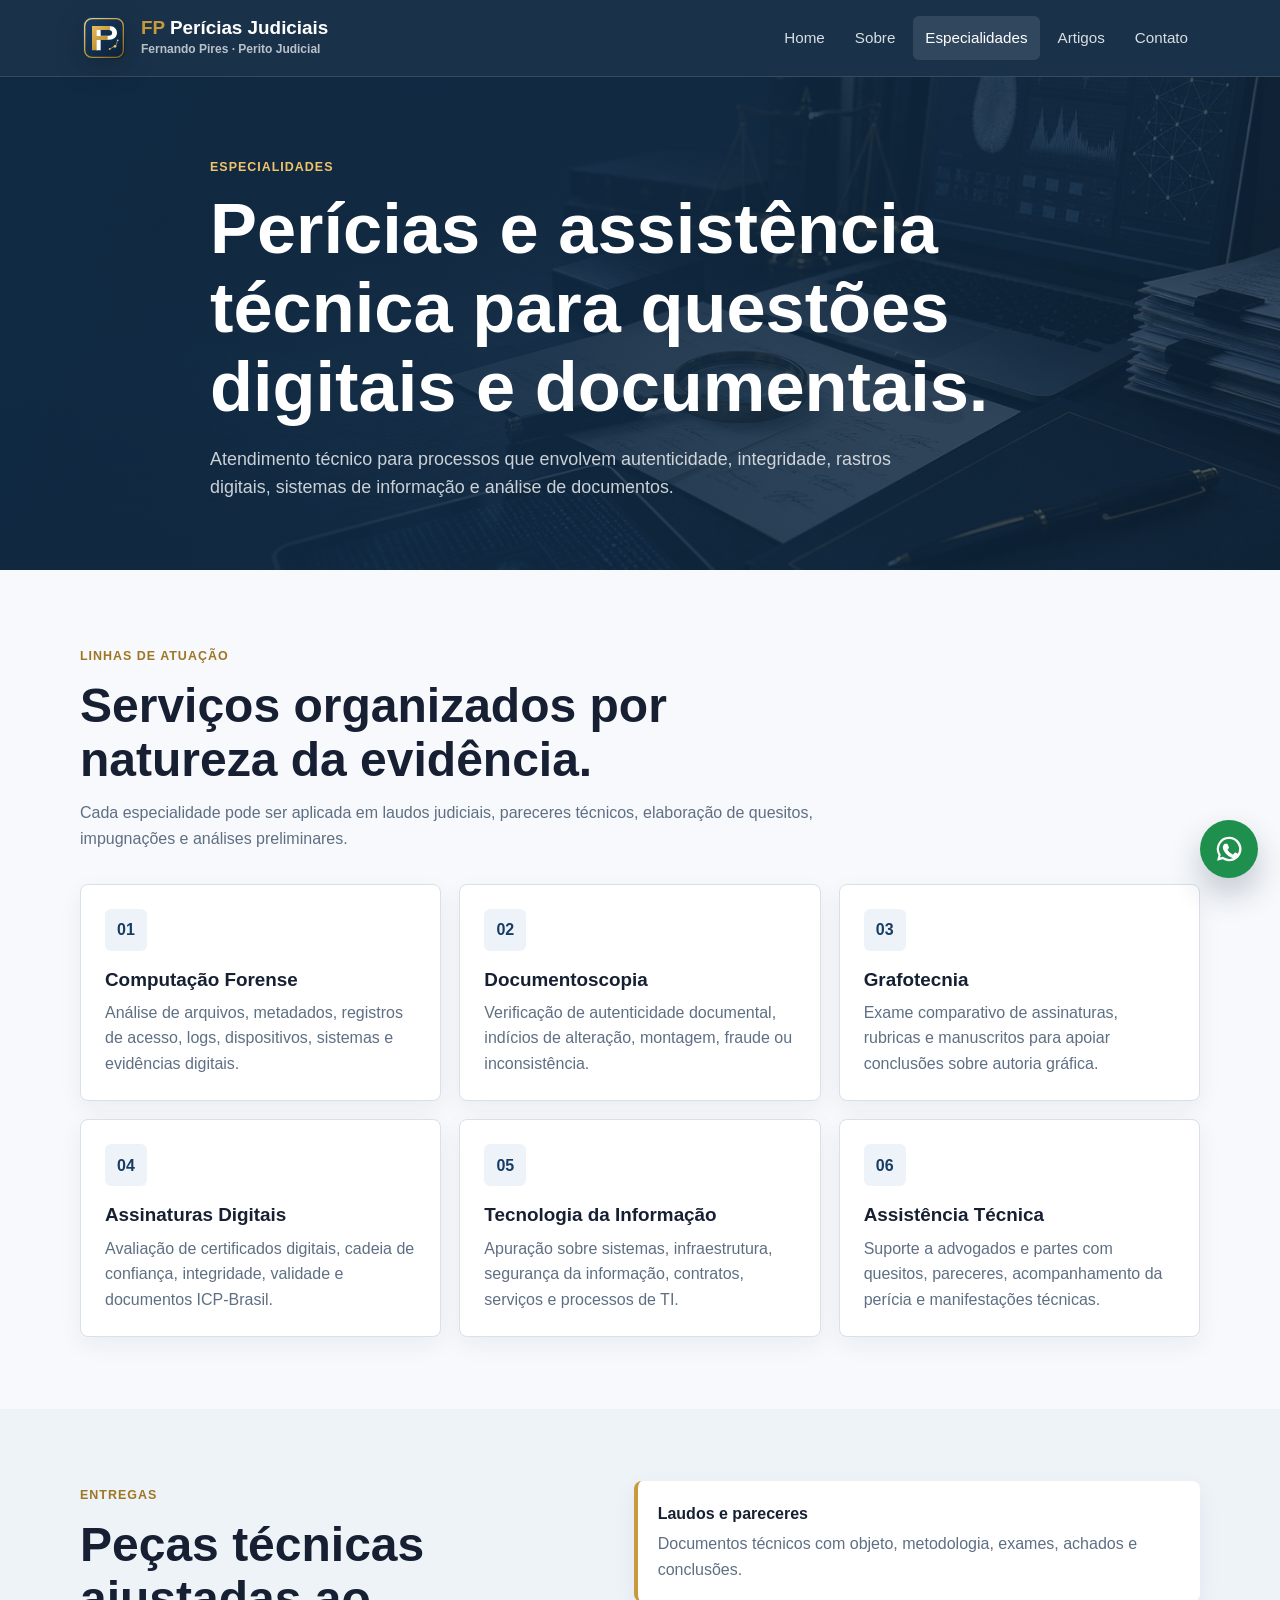
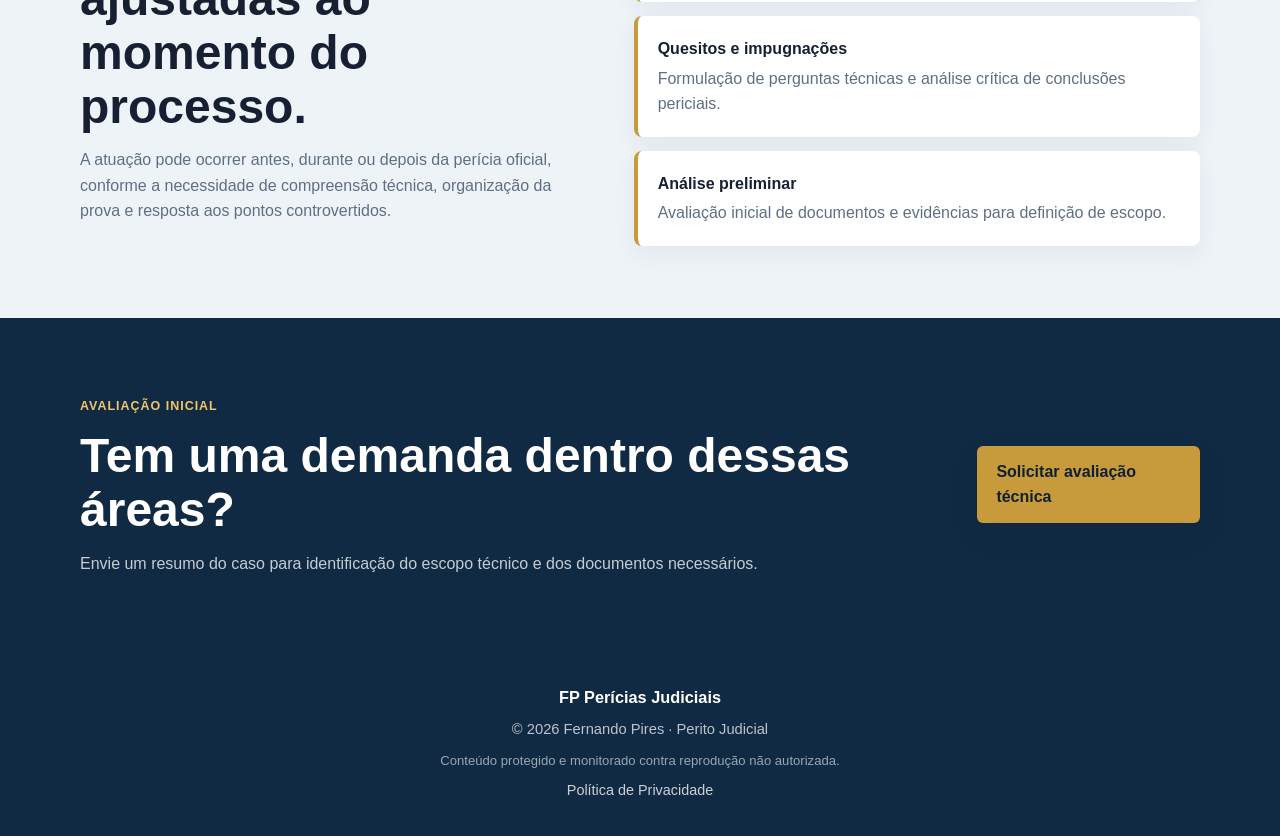
<file: especialidades.html>
﻿<!doctype html>
<html lang="pt-br">
  <head>
    <meta charset="utf-8">
    <meta name="viewport" content="width=device-width, initial-scale=1">
    <meta
      name="description"
      content="Especialidades da FP Per&iacute;cias Judiciais: computa&ccedil;&atilde;o forense, documentoscopia, grafotecnia, assinaturas digitais, tecnologia da informa&ccedil;&atilde;o e assist&ecirc;ncia t&eacute;cnica."
    >
    <title>Especialidades | FP Per&iacute;cias Judiciais</title>
    <meta name="theme-color" content="#102a43">
    <meta property="og:type" content="website">
    <meta property="og:title" content="Especialidades | FP Per&iacute;cias Judiciais">
    <meta property="og:description" content="Computa&ccedil;&atilde;o forense, documentoscopia, grafotecnia, assinaturas digitais, tecnologia da informa&ccedil;&atilde;o e assist&ecirc;ncia t&eacute;cnica.">
    <meta property="og:url" content="https://fppericiasjudiciais.com.br/especialidades.html">
    <meta property="og:image" content="https://fppericiasjudiciais.com.br/assets/images/hero-juridico-tecnologia.png">
    <meta name="twitter:card" content="summary_large_image">
    <meta name="twitter:image" content="https://fppericiasjudiciais.com.br/assets/images/hero-juridico-tecnologia.png">
    <link rel="canonical" href="https://fppericiasjudiciais.com.br/especialidades.html">
    <link rel="icon" href="assets/images/favicon.svg" type="image/svg+xml">
    <link rel="stylesheet" href="assets/css/style.css">
  </head>
  <body>
    <header class="site-header">
      <div class="container header-inner">
        <a class="brand" href="index.html" aria-label="FP Per&iacute;cias Judiciais">
          <span class="brand-mark">
            <img src="assets/images/logo-fp.svg" alt="" aria-hidden="true">
          </span>
          <span class="brand-copy">
            <strong><span>FP</span> Per&iacute;cias Judiciais</strong>
            <small>Fernando Pires &middot; Perito Judicial</small>
          </span>
        </a>
        <nav class="site-nav" aria-label="Navega&ccedil;&atilde;o principal">
          <a href="index.html">Home</a>
          <a href="sobre.html">Sobre</a>
          <a href="especialidades.html" aria-current="page">Especialidades</a>
          <a href="artigos.html">Artigos</a>
          <a href="contato.html">Contato</a>
        </nav>
      </div>
    </header>

    <main>
      <section class="page-hero page-hero-especialidades">
        <div class="container page-hero-inner">
          <span class="eyebrow">Especialidades</span>
          <h1>Per&iacute;cias e assist&ecirc;ncia t&eacute;cnica para quest&otilde;es digitais e documentais.</h1>
          <p>
            Atendimento t&eacute;cnico para processos que envolvem autenticidade, integridade,
            rastros digitais, sistemas de informa&ccedil;&atilde;o e an&aacute;lise de documentos.
          </p>
        </div>
      </section>

      <section class="section">
        <div class="container">
          <div class="section-heading">
            <span class="eyebrow">Linhas de atua&ccedil;&atilde;o</span>
            <h2>Servi&ccedil;os organizados por natureza da evid&ecirc;ncia.</h2>
            <p>
              Cada especialidade pode ser aplicada em laudos judiciais, pareceres t&eacute;cnicos,
              elabora&ccedil;&atilde;o de quesitos, impugna&ccedil;&otilde;es e an&aacute;lises preliminares.
            </p>
          </div>

          <div class="services-grid">
            <article class="service-card">
              <span class="card-icon">01</span>
              <h3>Computa&ccedil;&atilde;o Forense</h3>
              <p>An&aacute;lise de arquivos, metadados, registros de acesso, logs, dispositivos, sistemas e evid&ecirc;ncias digitais.</p>
            </article>
            <article class="service-card">
              <span class="card-icon">02</span>
              <h3>Documentoscopia</h3>
              <p>Verifica&ccedil;&atilde;o de autenticidade documental, ind&iacute;cios de altera&ccedil;&atilde;o, montagem, fraude ou inconsist&ecirc;ncia.</p>
            </article>
            <article class="service-card">
              <span class="card-icon">03</span>
              <h3>Grafotecnia</h3>
              <p>Exame comparativo de assinaturas, rubricas e manuscritos para apoiar conclus&otilde;es sobre autoria gr&aacute;fica.</p>
            </article>
            <article class="service-card">
              <span class="card-icon">04</span>
              <h3>Assinaturas Digitais</h3>
              <p>Avalia&ccedil;&atilde;o de certificados digitais, cadeia de confian&ccedil;a, integridade, validade e documentos ICP-Brasil.</p>
            </article>
            <article class="service-card">
              <span class="card-icon">05</span>
              <h3>Tecnologia da Informa&ccedil;&atilde;o</h3>
              <p>Apura&ccedil;&atilde;o sobre sistemas, infraestrutura, seguran&ccedil;a da informa&ccedil;&atilde;o, contratos, servi&ccedil;os e processos de TI.</p>
            </article>
            <article class="service-card">
              <span class="card-icon">06</span>
              <h3>Assist&ecirc;ncia T&eacute;cnica</h3>
              <p>Suporte a advogados e partes com quesitos, pareceres, acompanhamento da per&iacute;cia e manifesta&ccedil;&otilde;es t&eacute;cnicas.</p>
            </article>
          </div>
        </div>
      </section>

      <section class="section section-muted">
        <div class="container split-section">
          <div>
            <span class="eyebrow">Entregas</span>
            <h2>Pe&ccedil;as t&eacute;cnicas ajustadas ao momento do processo.</h2>
            <p>
              A atua&ccedil;&atilde;o pode ocorrer antes, durante ou depois da per&iacute;cia oficial, conforme a
              necessidade de compreens&atilde;o t&eacute;cnica, organiza&ccedil;&atilde;o da prova e resposta aos pontos
              controvertidos.
            </p>
          </div>
          <div class="differentials">
            <div class="differential-item">
              <strong>Laudos e pareceres</strong>
              <span>Documentos t&eacute;cnicos com objeto, metodologia, exames, achados e conclus&otilde;es.</span>
            </div>
            <div class="differential-item">
              <strong>Quesitos e impugna&ccedil;&otilde;es</strong>
              <span>Formula&ccedil;&atilde;o de perguntas t&eacute;cnicas e an&aacute;lise cr&iacute;tica de conclus&otilde;es periciais.</span>
            </div>
            <div class="differential-item">
              <strong>An&aacute;lise preliminar</strong>
              <span>Avalia&ccedil;&atilde;o inicial de documentos e evid&ecirc;ncias para defini&ccedil;&atilde;o de escopo.</span>
            </div>
          </div>
        </div>
      </section>

      <section class="cta-section">
        <div class="container cta-inner">
          <div>
            <span class="eyebrow">Avalia&ccedil;&atilde;o inicial</span>
            <h2>Tem uma demanda dentro dessas &aacute;reas?</h2>
            <p>Envie um resumo do caso para identifica&ccedil;&atilde;o do escopo t&eacute;cnico e dos documentos necess&aacute;rios.</p>
          </div>
          <a class="btn btn-primary" href="contato.html">Solicitar avalia&ccedil;&atilde;o t&eacute;cnica</a>
        </div>
      </section>
    </main>

    <footer class="site-footer">
      <div class="container footer-inner">
        <strong>FP Per&iacute;cias Judiciais</strong>
        <span>&copy; 2026 Fernando Pires &middot; Perito Judicial</span>
        <span class="content-protection">Conte&uacute;do protegido e monitorado contra reprodu&ccedil;&atilde;o n&atilde;o autorizada.</span>
        <a href="privacidade.html">Pol&iacute;tica de Privacidade</a>
      </div>
    </footer>
    <a
      class="floating-whatsapp"
      href="https://wa.me/5521920200117"
      target="_blank"
      rel="noopener"
      aria-label="Falar pelo WhatsApp"
    >
      <svg class="floating-whatsapp-icon" viewBox="0 0 32 32" aria-hidden="true" focusable="false">
        <path d="M16 4.5A11.5 11.5 0 0 0 6.1 21.8L4.8 27l5.3-1.3A11.5 11.5 0 1 0 16 4.5Zm0 2.1a9.4 9.4 0 0 1 7.9 14.5 9.4 9.4 0 0 1-13.2 2.5l-.4-.3-2.7.7.7-2.7-.3-.4A9.4 9.4 0 0 1 16 6.6Zm-3.5 4.5c-.3 0-.7.1-1 .5-.4.4-1.3 1.3-1.3 3.1s1.3 3.6 1.5 3.8c.2.3 2.6 4 6.4 5.4 3.1 1.2 3.8.9 4.5.8.7-.1 2.2-.9 2.5-1.8.3-.9.3-1.7.2-1.8-.1-.2-.3-.3-.7-.5l-2.5-1.2c-.3-.1-.6-.2-.8.2-.2.3-.9 1.2-1.1 1.4-.2.2-.4.3-.8.1-.3-.2-1.4-.5-2.7-1.7-1-1-1.7-2.1-1.9-2.4-.2-.4 0-.6.2-.8.2-.2.3-.4.5-.6.2-.2.2-.4.4-.6.1-.3.1-.5 0-.7l-1.1-2.6c-.3-.6-.6-.6-.8-.6h-.5Z"/>
      </svg>
      <span class="sr-only">Falar pelo WhatsApp</span>
    </a>
  </body>
</html>
</file>
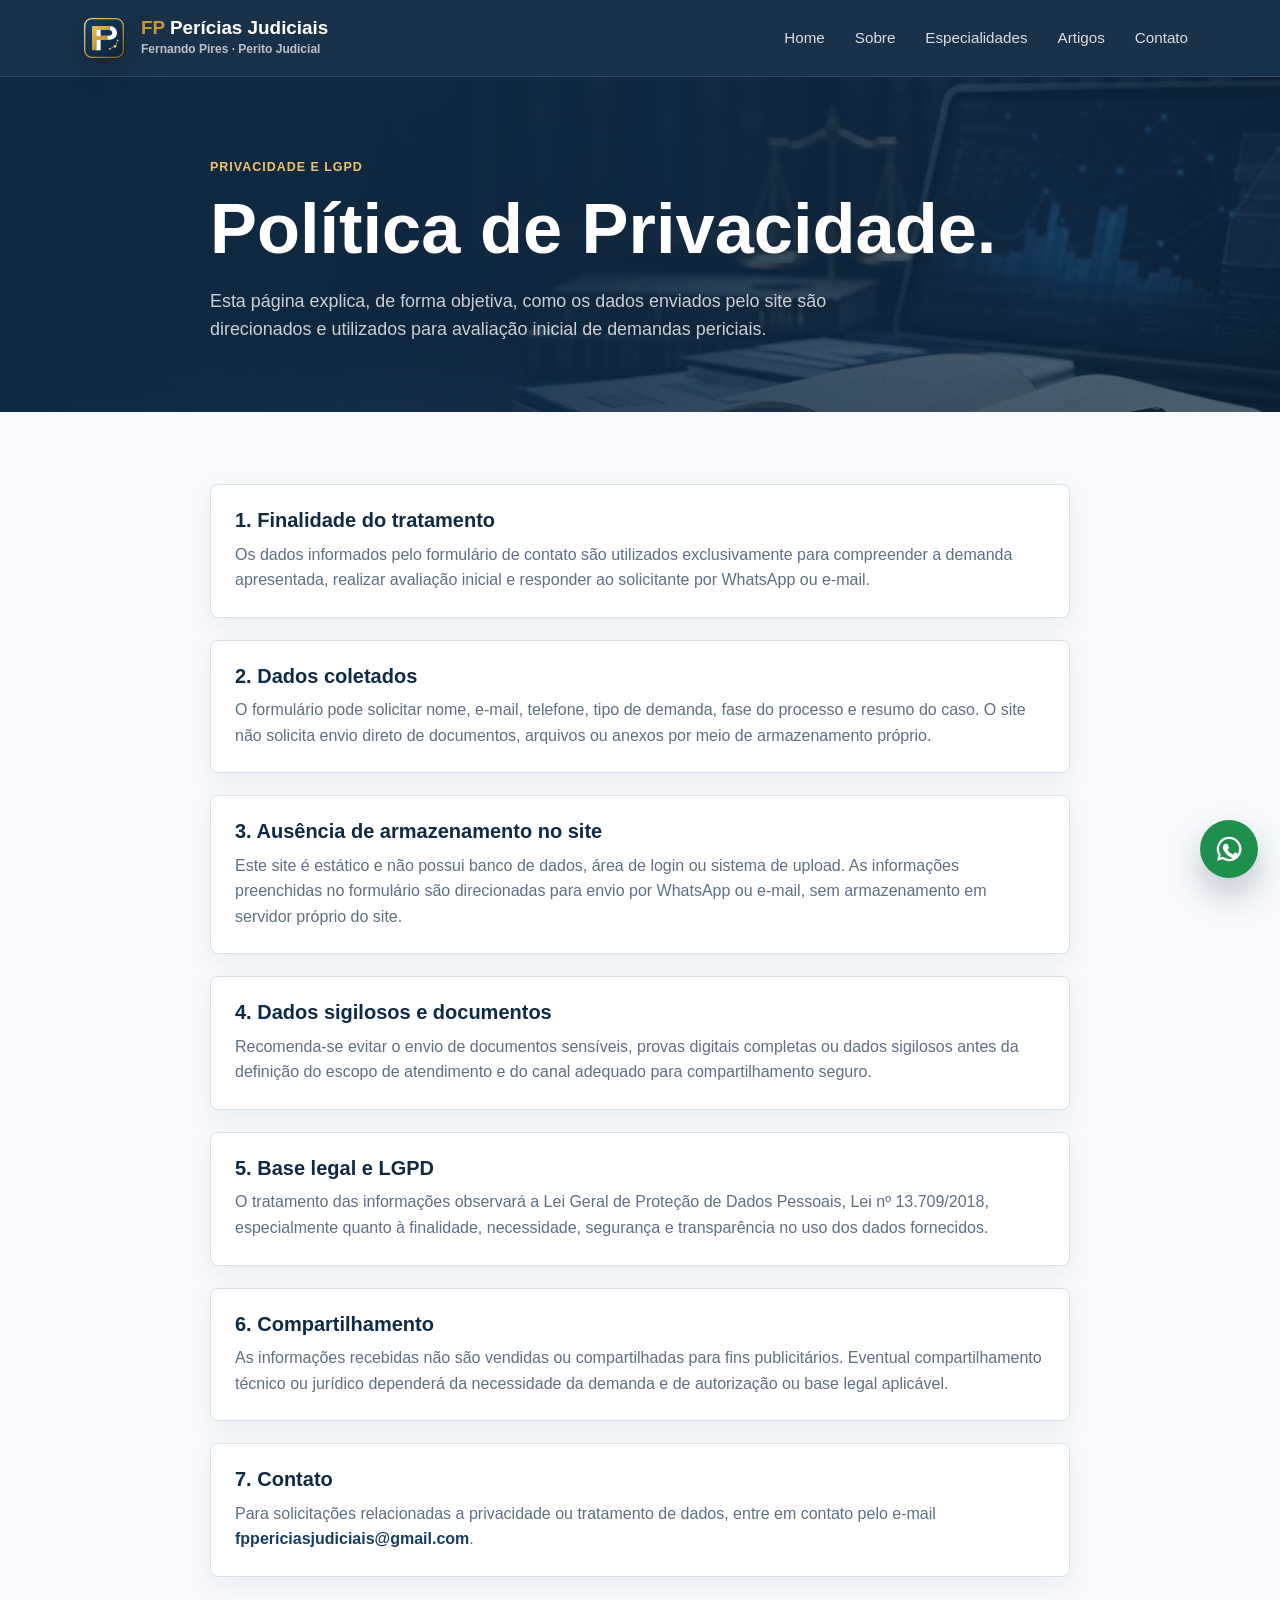
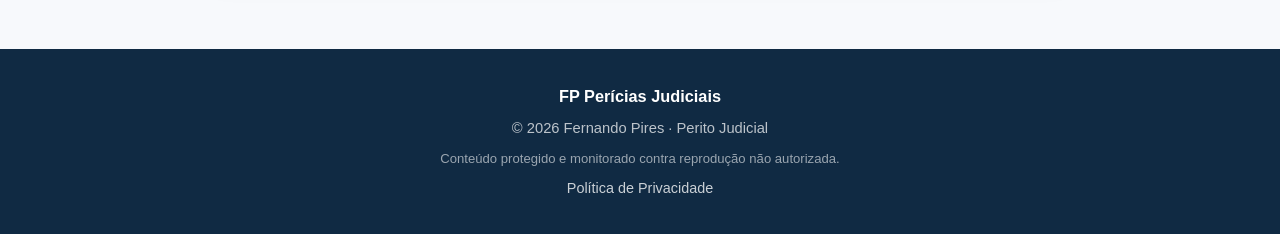
<file: privacidade.html>
﻿<!doctype html>
<html lang="pt-br">
  <head>
    <meta charset="utf-8">
    <meta name="viewport" content="width=device-width, initial-scale=1">
    <meta
      name="description"
      content="Pol&iacute;tica de Privacidade da FP Per&iacute;cias Judiciais, com informa&ccedil;&otilde;es sobre tratamento de dados, contato por WhatsApp e e-mail, e LGPD."
    >
    <title>Pol&iacute;tica de Privacidade | FP Per&iacute;cias Judiciais</title>
    <meta name="theme-color" content="#102a43">
    <meta property="og:type" content="website">
    <meta property="og:title" content="Pol&iacute;tica de Privacidade | FP Per&iacute;cias Judiciais">
    <meta property="og:description" content="Entenda como os dados enviados pelo site s&atilde;o tratados para avalia&ccedil;&atilde;o inicial de demandas periciais.">
    <meta property="og:url" content="https://fppericiasjudiciais.com.br/privacidade.html">
    <meta property="og:image" content="https://fppericiasjudiciais.com.br/assets/images/hero-juridico-tecnologia.png">
    <meta name="twitter:card" content="summary_large_image">
    <meta name="twitter:image" content="https://fppericiasjudiciais.com.br/assets/images/hero-juridico-tecnologia.png">
    <link rel="canonical" href="https://fppericiasjudiciais.com.br/privacidade.html">
    <link rel="icon" href="assets/images/favicon.svg" type="image/svg+xml">
    <link rel="stylesheet" href="assets/css/style.css">
  </head>
  <body>
    <header class="site-header">
      <div class="container header-inner">
        <a class="brand" href="index.html" aria-label="FP Per&iacute;cias Judiciais">
          <span class="brand-mark">
            <img src="assets/images/logo-fp.svg" alt="" aria-hidden="true">
          </span>
          <span class="brand-copy">
            <strong><span>FP</span> Per&iacute;cias Judiciais</strong>
            <small>Fernando Pires &middot; Perito Judicial</small>
          </span>
        </a>
        <nav class="site-nav" aria-label="Navega&ccedil;&atilde;o principal">
          <a href="index.html">Home</a>
          <a href="sobre.html">Sobre</a>
          <a href="especialidades.html">Especialidades</a>
          <a href="artigos.html">Artigos</a>
          <a href="contato.html">Contato</a>
        </nav>
      </div>
    </header>

    <main>
      <section class="page-hero page-hero-artigos">
        <div class="container page-hero-inner">
          <span class="eyebrow">Privacidade e LGPD</span>
          <h1>Pol&iacute;tica de Privacidade.</h1>
          <p>
            Esta p&aacute;gina explica, de forma objetiva, como os dados enviados pelo site s&atilde;o
            direcionados e utilizados para avalia&ccedil;&atilde;o inicial de demandas periciais.
          </p>
        </div>
      </section>

      <section class="section">
        <div class="container policy-content">
          <article>
            <h2>1. Finalidade do tratamento</h2>
            <p>
              Os dados informados pelo formul&aacute;rio de contato s&atilde;o utilizados exclusivamente
              para compreender a demanda apresentada, realizar avalia&ccedil;&atilde;o inicial e responder
              ao solicitante por WhatsApp ou e-mail.
            </p>
          </article>

          <article>
            <h2>2. Dados coletados</h2>
            <p>
              O formul&aacute;rio pode solicitar nome, e-mail, telefone, tipo de demanda, fase do
              processo e resumo do caso. O site n&atilde;o solicita envio direto de documentos,
              arquivos ou anexos por meio de armazenamento pr&oacute;prio.
            </p>
          </article>

          <article>
            <h2>3. Aus&ecirc;ncia de armazenamento no site</h2>
            <p>
              Este site &eacute; est&aacute;tico e n&atilde;o possui banco de dados, &aacute;rea de login ou sistema de
              upload. As informa&ccedil;&otilde;es preenchidas no formul&aacute;rio s&atilde;o direcionadas para envio
              por WhatsApp ou e-mail, sem armazenamento em servidor pr&oacute;prio do site.
            </p>
          </article>

          <article>
            <h2>4. Dados sigilosos e documentos</h2>
            <p>
              Recomenda-se evitar o envio de documentos sens&iacute;veis, provas digitais completas
              ou dados sigilosos antes da defini&ccedil;&atilde;o do escopo de atendimento e do canal
              adequado para compartilhamento seguro.
            </p>
          </article>

          <article>
            <h2>5. Base legal e LGPD</h2>
            <p>
              O tratamento das informa&ccedil;&otilde;es observar&aacute; a Lei Geral de Prote&ccedil;&atilde;o de Dados
              Pessoais, Lei n&ordm; 13.709/2018, especialmente quanto &agrave; finalidade, necessidade,
              seguran&ccedil;a e transpar&ecirc;ncia no uso dos dados fornecidos.
            </p>
          </article>

          <article>
            <h2>6. Compartilhamento</h2>
            <p>
              As informa&ccedil;&otilde;es recebidas n&atilde;o s&atilde;o vendidas ou compartilhadas para fins
              publicit&aacute;rios. Eventual compartilhamento t&eacute;cnico ou jur&iacute;dico depender&aacute; da
              necessidade da demanda e de autoriza&ccedil;&atilde;o ou base legal aplic&aacute;vel.
            </p>
          </article>

          <article>
            <h2>7. Contato</h2>
            <p>
              Para solicita&ccedil;&otilde;es relacionadas a privacidade ou tratamento de dados, entre em
              contato pelo e-mail
              <a href="mailto:fppericiasjudiciais@gmail.com">fppericiasjudiciais@gmail.com</a>.
            </p>
          </article>
        </div>
      </section>
    </main>

    <footer class="site-footer">
      <div class="container footer-inner">
        <strong>FP Per&iacute;cias Judiciais</strong>
        <span>&copy; 2026 Fernando Pires &middot; Perito Judicial</span>
        <span class="content-protection">Conte&uacute;do protegido e monitorado contra reprodu&ccedil;&atilde;o n&atilde;o autorizada.</span>
        <a href="privacidade.html">Pol&iacute;tica de Privacidade</a>
      </div>
    </footer>
    <a
      class="floating-whatsapp"
      href="https://wa.me/5521920200117"
      target="_blank"
      rel="noopener"
      aria-label="Falar pelo WhatsApp"
    >
      <svg class="floating-whatsapp-icon" viewBox="0 0 32 32" aria-hidden="true" focusable="false">
        <path d="M16 4.5A11.5 11.5 0 0 0 6.1 21.8L4.8 27l5.3-1.3A11.5 11.5 0 1 0 16 4.5Zm0 2.1a9.4 9.4 0 0 1 7.9 14.5 9.4 9.4 0 0 1-13.2 2.5l-.4-.3-2.7.7.7-2.7-.3-.4A9.4 9.4 0 0 1 16 6.6Zm-3.5 4.5c-.3 0-.7.1-1 .5-.4.4-1.3 1.3-1.3 3.1s1.3 3.6 1.5 3.8c.2.3 2.6 4 6.4 5.4 3.1 1.2 3.8.9 4.5.8.7-.1 2.2-.9 2.5-1.8.3-.9.3-1.7.2-1.8-.1-.2-.3-.3-.7-.5l-2.5-1.2c-.3-.1-.6-.2-.8.2-.2.3-.9 1.2-1.1 1.4-.2.2-.4.3-.8.1-.3-.2-1.4-.5-2.7-1.7-1-1-1.7-2.1-1.9-2.4-.2-.4 0-.6.2-.8.2-.2.3-.4.5-.6.2-.2.2-.4.4-.6.1-.3.1-.5 0-.7l-1.1-2.6c-.3-.6-.6-.6-.8-.6h-.5Z"/>
      </svg>
      <span class="sr-only">Falar pelo WhatsApp</span>
    </a>
  </body>
</html>
</file>
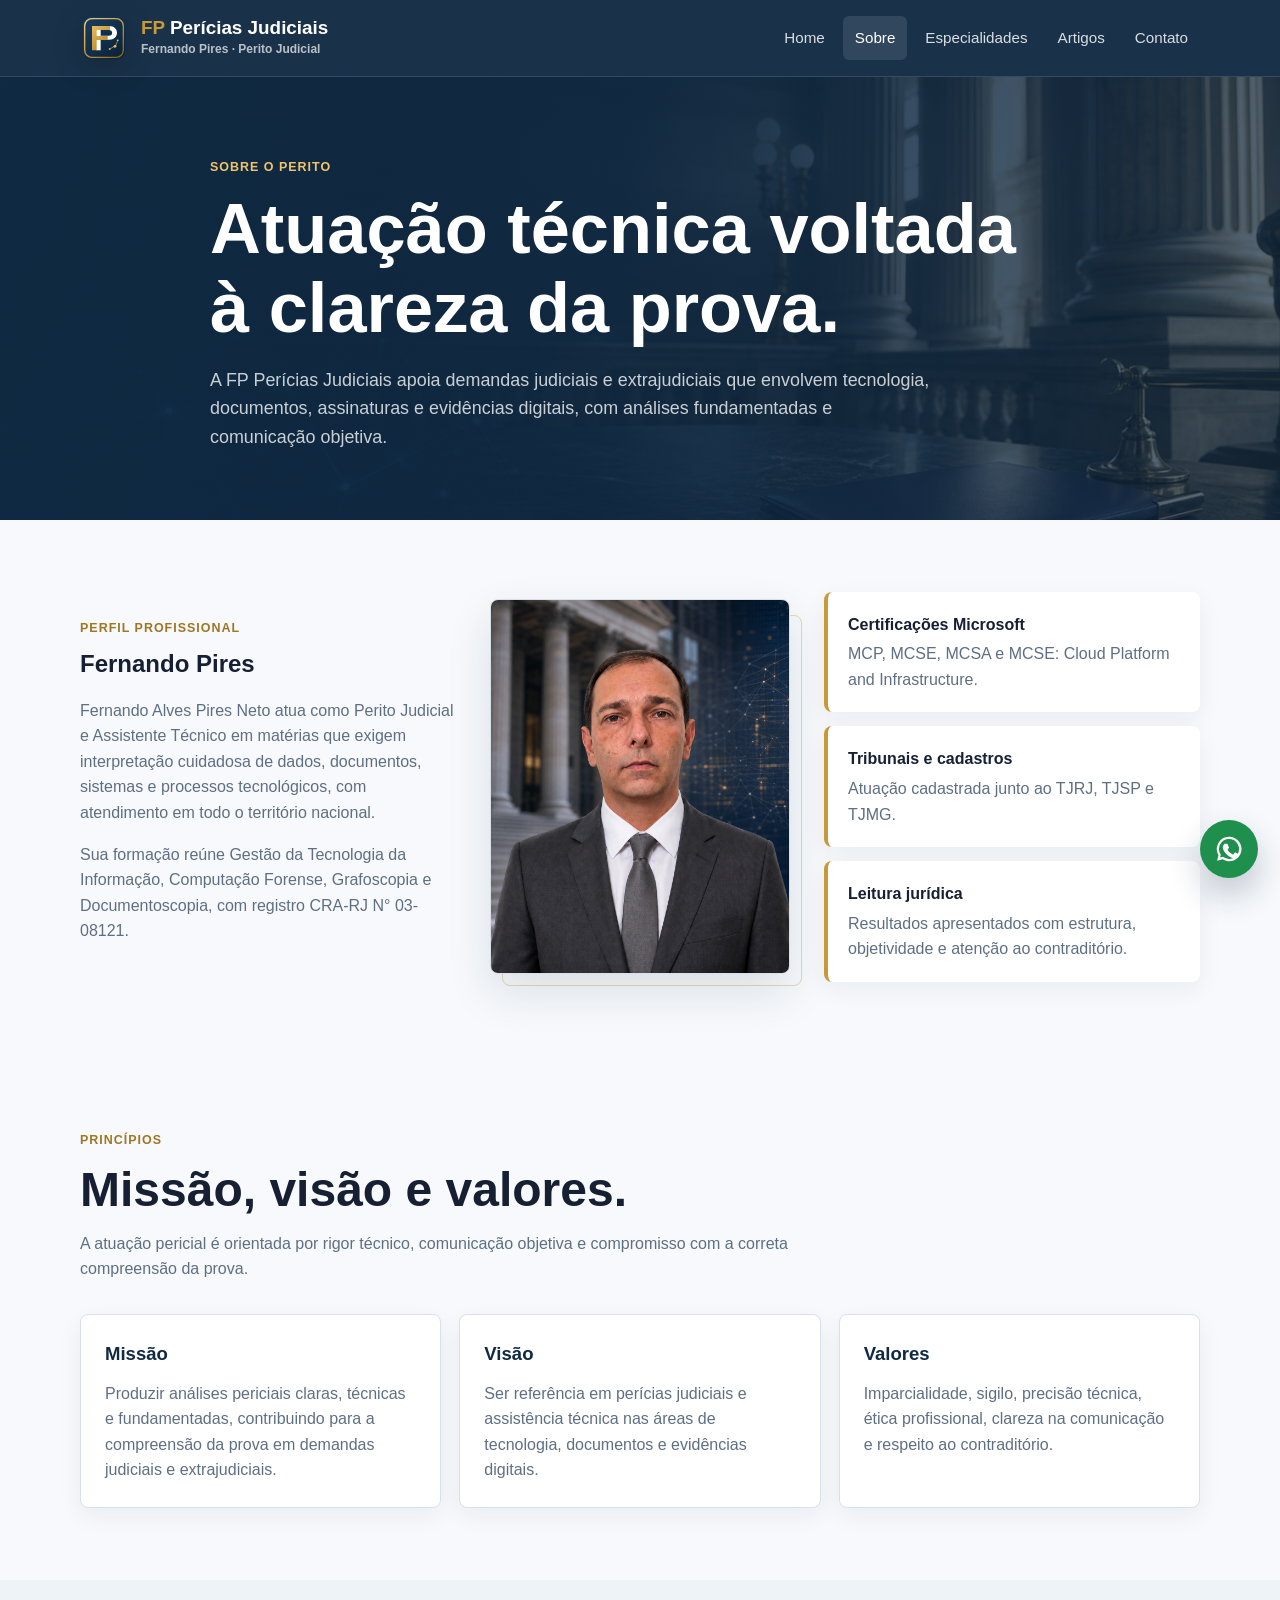
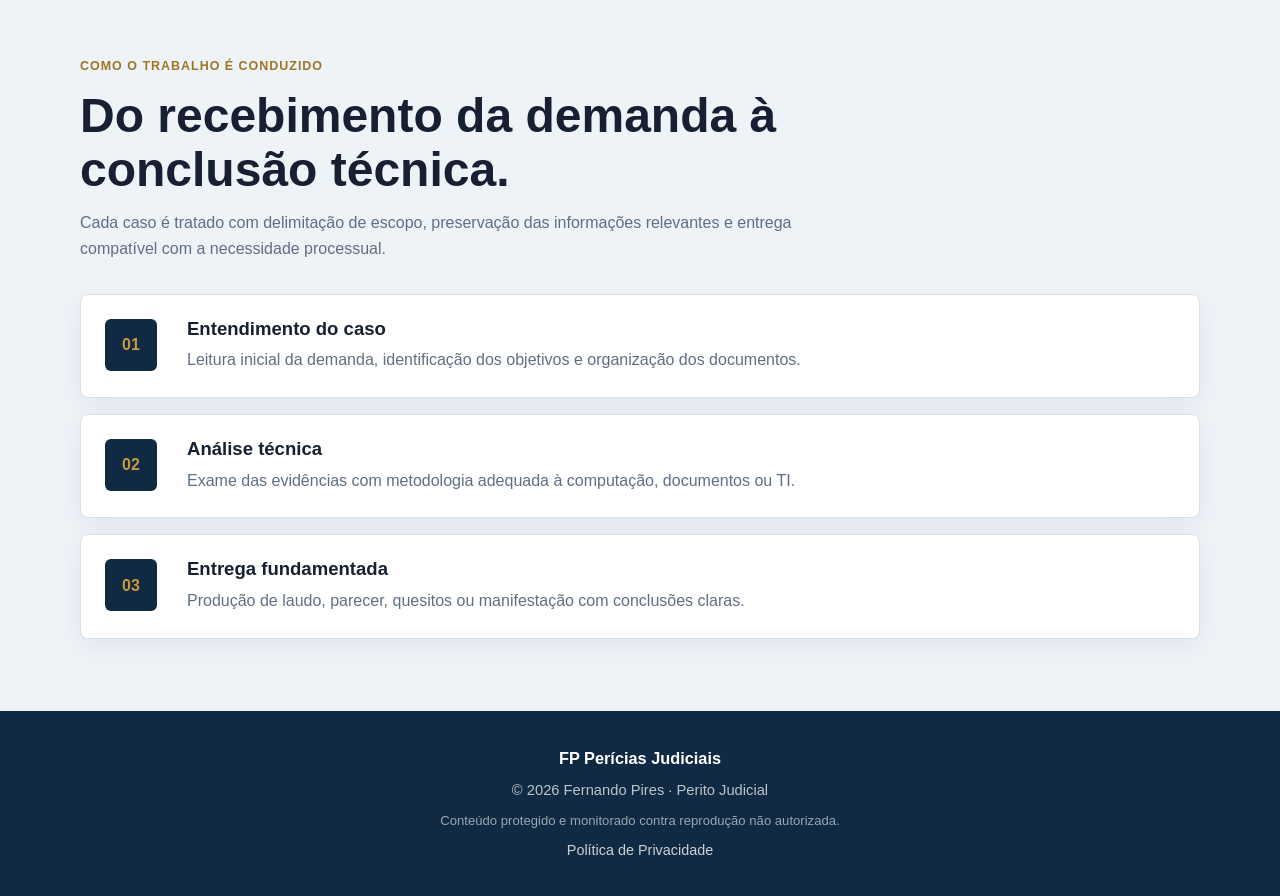
<file: sobre.html>
﻿<!doctype html>
<html lang="pt-br">
  <head>
    <meta charset="utf-8">
    <meta name="viewport" content="width=device-width, initial-scale=1">
    <meta
      name="description"
      content="Conhe&ccedil;a a atua&ccedil;&atilde;o de Fernando Alves Pires Neto em per&iacute;cias judiciais, assist&ecirc;ncia t&eacute;cnica, tecnologia, documentos e evid&ecirc;ncias digitais."
    >
    <title>Sobre | FP Per&iacute;cias Judiciais</title>
    <meta name="theme-color" content="#102a43">
    <meta property="og:type" content="website">
    <meta property="og:title" content="Sobre | FP Per&iacute;cias Judiciais">
    <meta property="og:description" content="Conhe&ccedil;a a atua&ccedil;&atilde;o de Fernando Alves Pires Neto em per&iacute;cias judiciais, tecnologia, documentos e evid&ecirc;ncias digitais.">
    <meta property="og:url" content="https://fppericiasjudiciais.com.br/sobre.html">
    <meta property="og:image" content="https://fppericiasjudiciais.com.br/assets/images/hero-juridico-tecnologia.png">
    <meta name="twitter:card" content="summary_large_image">
    <meta name="twitter:image" content="https://fppericiasjudiciais.com.br/assets/images/hero-juridico-tecnologia.png">
    <link rel="canonical" href="https://fppericiasjudiciais.com.br/sobre.html">
    <link rel="icon" href="assets/images/favicon.svg" type="image/svg+xml">
    <link rel="stylesheet" href="assets/css/style.css">
  </head>
  <body>
    <header class="site-header">
      <div class="container header-inner">
        <a class="brand" href="index.html" aria-label="FP Per&iacute;cias Judiciais">
          <span class="brand-mark">
            <img src="assets/images/logo-fp.svg" alt="" aria-hidden="true">
          </span>
          <span class="brand-copy">
            <strong><span>FP</span> Per&iacute;cias Judiciais</strong>
            <small>Fernando Pires &middot; Perito Judicial</small>
          </span>
        </a>
        <nav class="site-nav" aria-label="Navega&ccedil;&atilde;o principal">
          <a href="index.html">Home</a>
          <a href="sobre.html" aria-current="page">Sobre</a>
          <a href="especialidades.html">Especialidades</a>
          <a href="artigos.html">Artigos</a>
          <a href="contato.html">Contato</a>
        </nav>
      </div>
    </header>

    <main>
      <section class="page-hero page-hero-sobre">
        <div class="container page-hero-inner">
          <span class="eyebrow">Sobre o perito</span>
          <h1>Atua&ccedil;&atilde;o t&eacute;cnica voltada &agrave; clareza da prova.</h1>
          <p>
            A FP Per&iacute;cias Judiciais apoia demandas judiciais e extrajudiciais que envolvem
            tecnologia, documentos, assinaturas e evid&ecirc;ncias digitais, com an&aacute;lises
            fundamentadas e comunica&ccedil;&atilde;o objetiva.
          </p>
        </div>
      </section>

      <section class="section">
        <div class="container profile-section">
          <div>
            <span class="eyebrow">Perfil profissional</span>
            <h2>Fernando Pires</h2>
            <p>
              Fernando Alves Pires Neto atua como Perito Judicial e Assistente T&eacute;cnico em mat&eacute;rias
              que exigem interpreta&ccedil;&atilde;o cuidadosa de dados, documentos, sistemas e
              processos tecnol&oacute;gicos, com atendimento em todo o territ&oacute;rio nacional.
            </p>
            <p>
              Sua forma&ccedil;&atilde;o re&uacute;ne Gest&atilde;o da Tecnologia da Informa&ccedil;&atilde;o, Computa&ccedil;&atilde;o
              Forense, Grafoscopia e Documentoscopia, com registro CRA-RJ N&deg; 03-08121.
            </p>
          </div>
          <figure class="profile-photo">
            <img
              src="assets/images/fernando-pires-forum-tecnologia.png"
              alt="Foto profissional de Fernando Pires"
            >
          </figure>
          <div class="differentials">
            <div class="differential-item">
              <strong>Certifica&ccedil;&otilde;es Microsoft</strong>
              <span>MCP, MCSE, MCSA e MCSE: Cloud Platform and Infrastructure.</span>
            </div>
            <div class="differential-item">
              <strong>Tribunais e cadastros</strong>
              <span>Atua&ccedil;&atilde;o cadastrada junto ao TJRJ, TJSP e TJMG.</span>
            </div>
            <div class="differential-item">
              <strong>Leitura jur&iacute;dica</strong>
              <span>Resultados apresentados com estrutura, objetividade e aten&ccedil;&atilde;o ao contradit&oacute;rio.</span>
            </div>
          </div>
        </div>
      </section>

      <section class="section">
        <div class="container">
          <div class="section-heading">
            <span class="eyebrow">Princ&iacute;pios</span>
            <h2>Miss&atilde;o, vis&atilde;o e valores.</h2>
            <p>
              A atua&ccedil;&atilde;o pericial &eacute; orientada por rigor t&eacute;cnico, comunica&ccedil;&atilde;o objetiva
              e compromisso com a correta compreens&atilde;o da prova.
            </p>
          </div>

          <div class="principles-grid">
            <article class="principle-card">
              <span>Miss&atilde;o</span>
              <p>
                Produzir an&aacute;lises periciais claras, t&eacute;cnicas e fundamentadas, contribuindo
                para a compreens&atilde;o da prova em demandas judiciais e extrajudiciais.
              </p>
            </article>
            <article class="principle-card">
              <span>Vis&atilde;o</span>
              <p>
                Ser refer&ecirc;ncia em per&iacute;cias judiciais e assist&ecirc;ncia t&eacute;cnica nas &aacute;reas
                de tecnologia, documentos e evid&ecirc;ncias digitais.
              </p>
            </article>
            <article class="principle-card">
              <span>Valores</span>
              <p>
                Imparcialidade, sigilo, precis&atilde;o t&eacute;cnica, &eacute;tica profissional, clareza na
                comunica&ccedil;&atilde;o e respeito ao contradit&oacute;rio.
              </p>
            </article>
          </div>
        </div>
      </section>

      <section class="section section-muted">
        <div class="container">
          <div class="section-heading">
            <span class="eyebrow">Como o trabalho &eacute; conduzido</span>
            <h2>Do recebimento da demanda &agrave; conclus&atilde;o t&eacute;cnica.</h2>
            <p>
              Cada caso &eacute; tratado com delimita&ccedil;&atilde;o de escopo, preserva&ccedil;&atilde;o das informa&ccedil;&otilde;es
              relevantes e entrega compat&iacute;vel com a necessidade processual.
            </p>
          </div>
          <div class="process-list">
            <article class="process-item">
              <span>01</span>
              <div>
                <h3>Entendimento do caso</h3>
                <p>Leitura inicial da demanda, identifica&ccedil;&atilde;o dos objetivos e organiza&ccedil;&atilde;o dos documentos.</p>
              </div>
            </article>
            <article class="process-item">
              <span>02</span>
              <div>
                <h3>An&aacute;lise t&eacute;cnica</h3>
                <p>Exame das evid&ecirc;ncias com metodologia adequada &agrave; computa&ccedil;&atilde;o, documentos ou TI.</p>
              </div>
            </article>
            <article class="process-item">
              <span>03</span>
              <div>
                <h3>Entrega fundamentada</h3>
                <p>Produ&ccedil;&atilde;o de laudo, parecer, quesitos ou manifesta&ccedil;&atilde;o com conclus&otilde;es claras.</p>
              </div>
            </article>
          </div>
        </div>
      </section>
    </main>

    <footer class="site-footer">
      <div class="container footer-inner">
        <strong>FP Per&iacute;cias Judiciais</strong>
        <span>&copy; 2026 Fernando Pires &middot; Perito Judicial</span>
        <span class="content-protection">Conte&uacute;do protegido e monitorado contra reprodu&ccedil;&atilde;o n&atilde;o autorizada.</span>
        <a href="privacidade.html">Pol&iacute;tica de Privacidade</a>
      </div>
    </footer>
    <a
      class="floating-whatsapp"
      href="https://wa.me/5521920200117"
      target="_blank"
      rel="noopener"
      aria-label="Falar pelo WhatsApp"
    >
      <svg class="floating-whatsapp-icon" viewBox="0 0 32 32" aria-hidden="true" focusable="false">
        <path d="M16 4.5A11.5 11.5 0 0 0 6.1 21.8L4.8 27l5.3-1.3A11.5 11.5 0 1 0 16 4.5Zm0 2.1a9.4 9.4 0 0 1 7.9 14.5 9.4 9.4 0 0 1-13.2 2.5l-.4-.3-2.7.7.7-2.7-.3-.4A9.4 9.4 0 0 1 16 6.6Zm-3.5 4.5c-.3 0-.7.1-1 .5-.4.4-1.3 1.3-1.3 3.1s1.3 3.6 1.5 3.8c.2.3 2.6 4 6.4 5.4 3.1 1.2 3.8.9 4.5.8.7-.1 2.2-.9 2.5-1.8.3-.9.3-1.7.2-1.8-.1-.2-.3-.3-.7-.5l-2.5-1.2c-.3-.1-.6-.2-.8.2-.2.3-.9 1.2-1.1 1.4-.2.2-.4.3-.8.1-.3-.2-1.4-.5-2.7-1.7-1-1-1.7-2.1-1.9-2.4-.2-.4 0-.6.2-.8.2-.2.3-.4.5-.6.2-.2.2-.4.4-.6.1-.3.1-.5 0-.7l-1.1-2.6c-.3-.6-.6-.6-.8-.6h-.5Z"/>
      </svg>
      <span class="sr-only">Falar pelo WhatsApp</span>
    </a>
  </body>
</html>
</file>
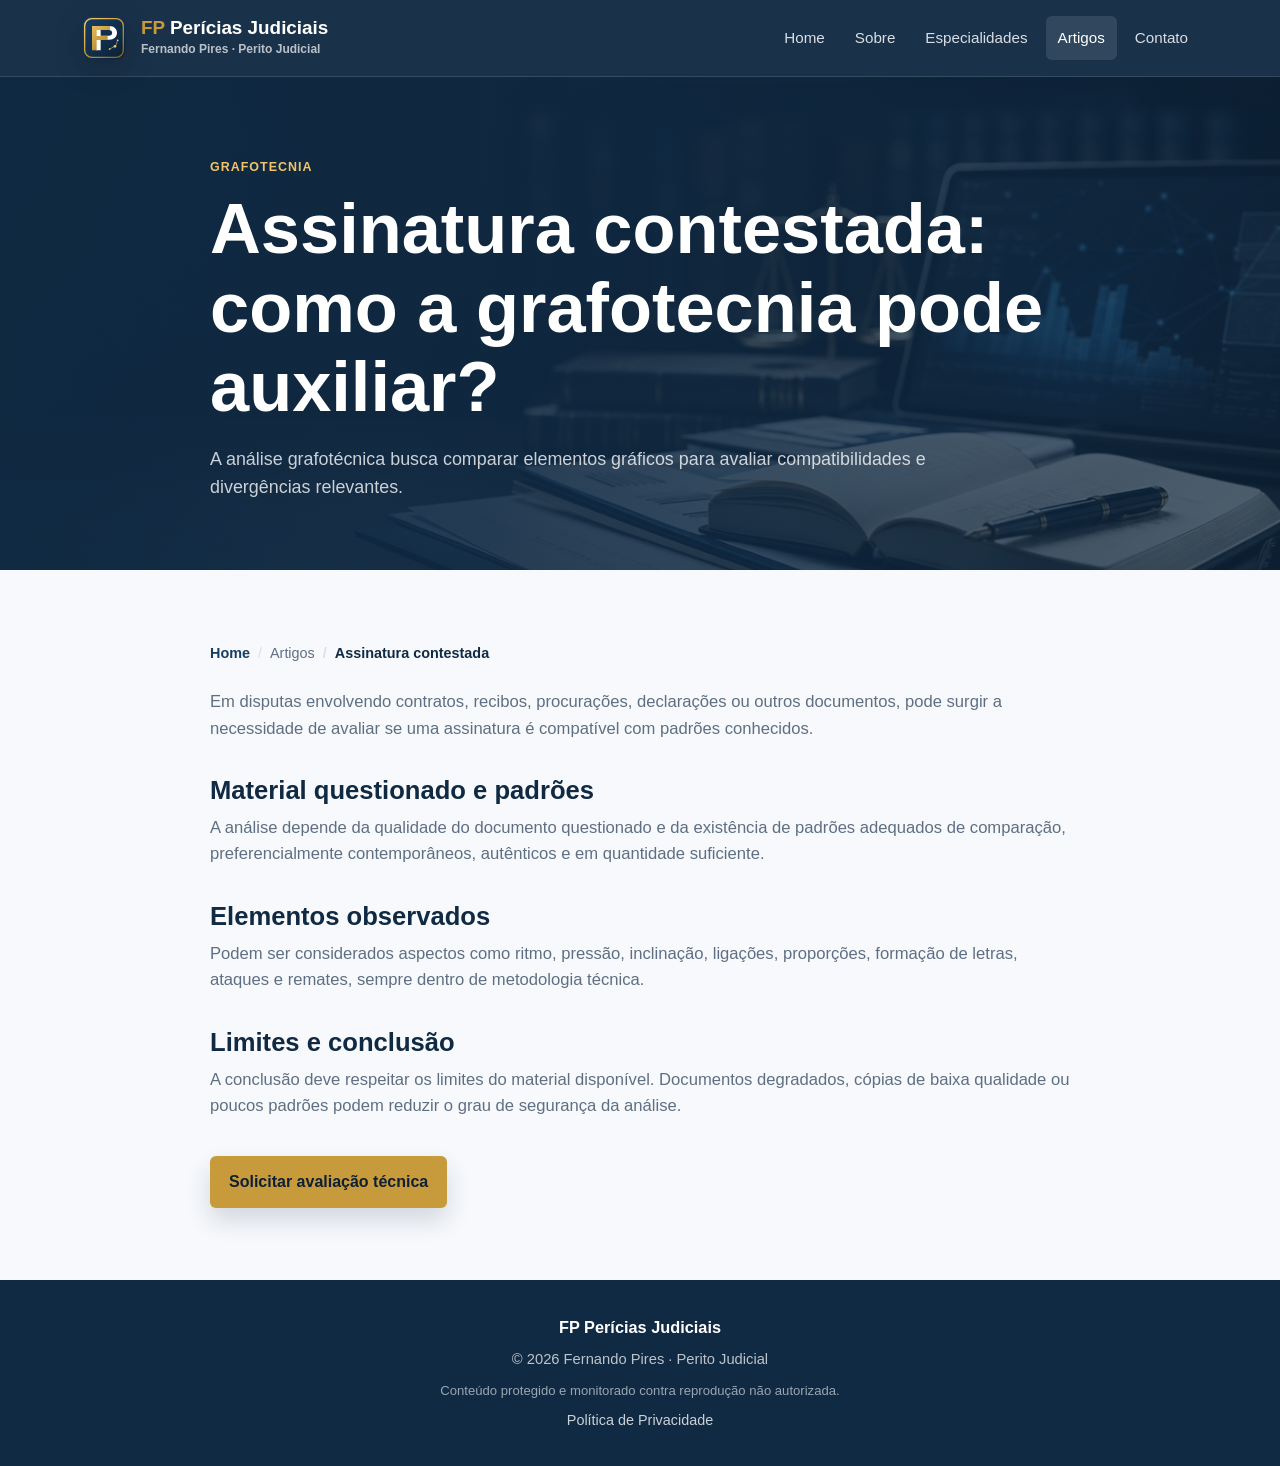
<file: artigos/assinatura-contestada-grafotecnia.html>
﻿<!doctype html>
<html lang="pt-br">
  <head>
    <meta charset="utf-8">
    <meta name="viewport" content="width=device-width, initial-scale=1">
    <meta name="description" content="Entenda como a grafotecnia pode auxiliar na an&aacute;lise de assinatura contestada em documentos judiciais e extrajudiciais.">
    <title>Assinatura contestada: como a grafotecnia pode auxiliar? | FP Per&iacute;cias Judiciais</title>
    <meta name="theme-color" content="#102a43">
    <link rel="canonical" href="https://fppericiasjudiciais.com.br/artigos/assinatura-contestada-grafotecnia.html">
    <link rel="icon" href="../assets/images/favicon.svg" type="image/svg+xml">
    <link rel="stylesheet" href="../assets/css/style.css">
    <script type="application/ld+json">
      {
        "@context": "https://schema.org",
        "@type": "Article",
        "headline": "Assinatura contestada: como a grafotecnia pode auxiliar?",
        "description": "Como a grafotecnia pode auxiliar na analise de assinatura contestada em documentos judiciais e extrajudiciais.",
        "author": { "@type": "Person", "name": "Fernando Pires" },
        "publisher": { "@type": "Organization", "name": "FP Pericias Judiciais", "logo": { "@type": "ImageObject", "url": "https://fppericiasjudiciais.com.br/assets/images/logo-fp.svg" } },
        "datePublished": "2026-07-14",
        "dateModified": "2026-07-14",
        "mainEntityOfPage": "https://fppericiasjudiciais.com.br/artigos/assinatura-contestada-grafotecnia.html",
        "image": "https://fppericiasjudiciais.com.br/assets/images/hero-artigos.png"
      }
    </script>
    <script type="application/ld+json">
      {
        "@context": "https://schema.org",
        "@type": "BreadcrumbList",
        "itemListElement": [
          { "@type": "ListItem", "position": 1, "name": "Home", "item": "https://fppericiasjudiciais.com.br/" },
          { "@type": "ListItem", "position": 2, "name": "Artigos", "item": "https://fppericiasjudiciais.com.br/artigos.html" },
          { "@type": "ListItem", "position": 3, "name": "Assinatura contestada", "item": "https://fppericiasjudiciais.com.br/artigos/assinatura-contestada-grafotecnia.html" }
        ]
      }
    </script>
  </head>
  <body>
    <header class="site-header"><div class="container header-inner"><a class="brand" href="../index.html" aria-label="FP Per&iacute;cias Judiciais"><span class="brand-mark"><img src="../assets/images/logo-fp.svg" alt="" aria-hidden="true"></span><span class="brand-copy"><strong><span>FP</span> Per&iacute;cias Judiciais</strong><small>Fernando Pires &middot; Perito Judicial</small></span></a><nav class="site-nav" aria-label="Navega&ccedil;&atilde;o principal"><a href="../index.html">Home</a><a href="../sobre.html">Sobre</a><a href="../especialidades.html">Especialidades</a><a href="../artigos.html" aria-current="page">Artigos</a><a href="../contato.html">Contato</a></nav></div></header>
    <main>
      <section class="page-hero page-hero-artigos"><div class="container page-hero-inner"><span class="eyebrow">Grafotecnia</span><h1>Assinatura contestada: como a grafotecnia pode auxiliar?</h1><p>A an&aacute;lise grafot&eacute;cnica busca comparar elementos gr&aacute;ficos para avaliar compatibilidades e diverg&ecirc;ncias relevantes.</p></div></section>
      <section class="section">
        <article class="container article-content">
          <nav class="breadcrumbs" aria-label="Trilha de navega&ccedil;&atilde;o"><a href="../index.html">Home</a><span>Artigos</span><strong>Assinatura contestada</strong></nav>
          <p>
            Em disputas envolvendo contratos, recibos, procura&ccedil;&otilde;es, declara&ccedil;&otilde;es ou outros documentos,
            pode surgir a necessidade de avaliar se uma assinatura &eacute; compat&iacute;vel com padr&otilde;es conhecidos.
          </p>
          <h2>Material questionado e padr&otilde;es</h2>
          <p>
            A an&aacute;lise depende da qualidade do documento questionado e da exist&ecirc;ncia de padr&otilde;es adequados
            de compara&ccedil;&atilde;o, preferencialmente contempor&acirc;neos, aut&ecirc;nticos e em quantidade suficiente.
          </p>
          <h2>Elementos observados</h2>
          <p>
            Podem ser considerados aspectos como ritmo, press&atilde;o, inclina&ccedil;&atilde;o, liga&ccedil;&otilde;es, propor&ccedil;&otilde;es,
            forma&ccedil;&atilde;o de letras, ataques e remates, sempre dentro de metodologia t&eacute;cnica.
          </p>
          <h2>Limites e conclus&atilde;o</h2>
          <p>
            A conclus&atilde;o deve respeitar os limites do material dispon&iacute;vel. Documentos degradados,
            c&oacute;pias de baixa qualidade ou poucos padr&otilde;es podem reduzir o grau de seguran&ccedil;a da an&aacute;lise.
          </p>
          <a class="btn btn-primary" href="../contato.html">Solicitar avalia&ccedil;&atilde;o t&eacute;cnica</a>
        </article>
      </section>
    </main>
    <footer class="site-footer"><div class="container footer-inner"><strong>FP Per&iacute;cias Judiciais</strong><span>&copy; 2026 Fernando Pires &middot; Perito Judicial</span>
        <span class="content-protection">Conte&uacute;do protegido e monitorado contra reprodu&ccedil;&atilde;o n&atilde;o autorizada.</span><a href="../privacidade.html">Pol&iacute;tica de Privacidade</a></div></footer>
  </body>
</html>
</file>
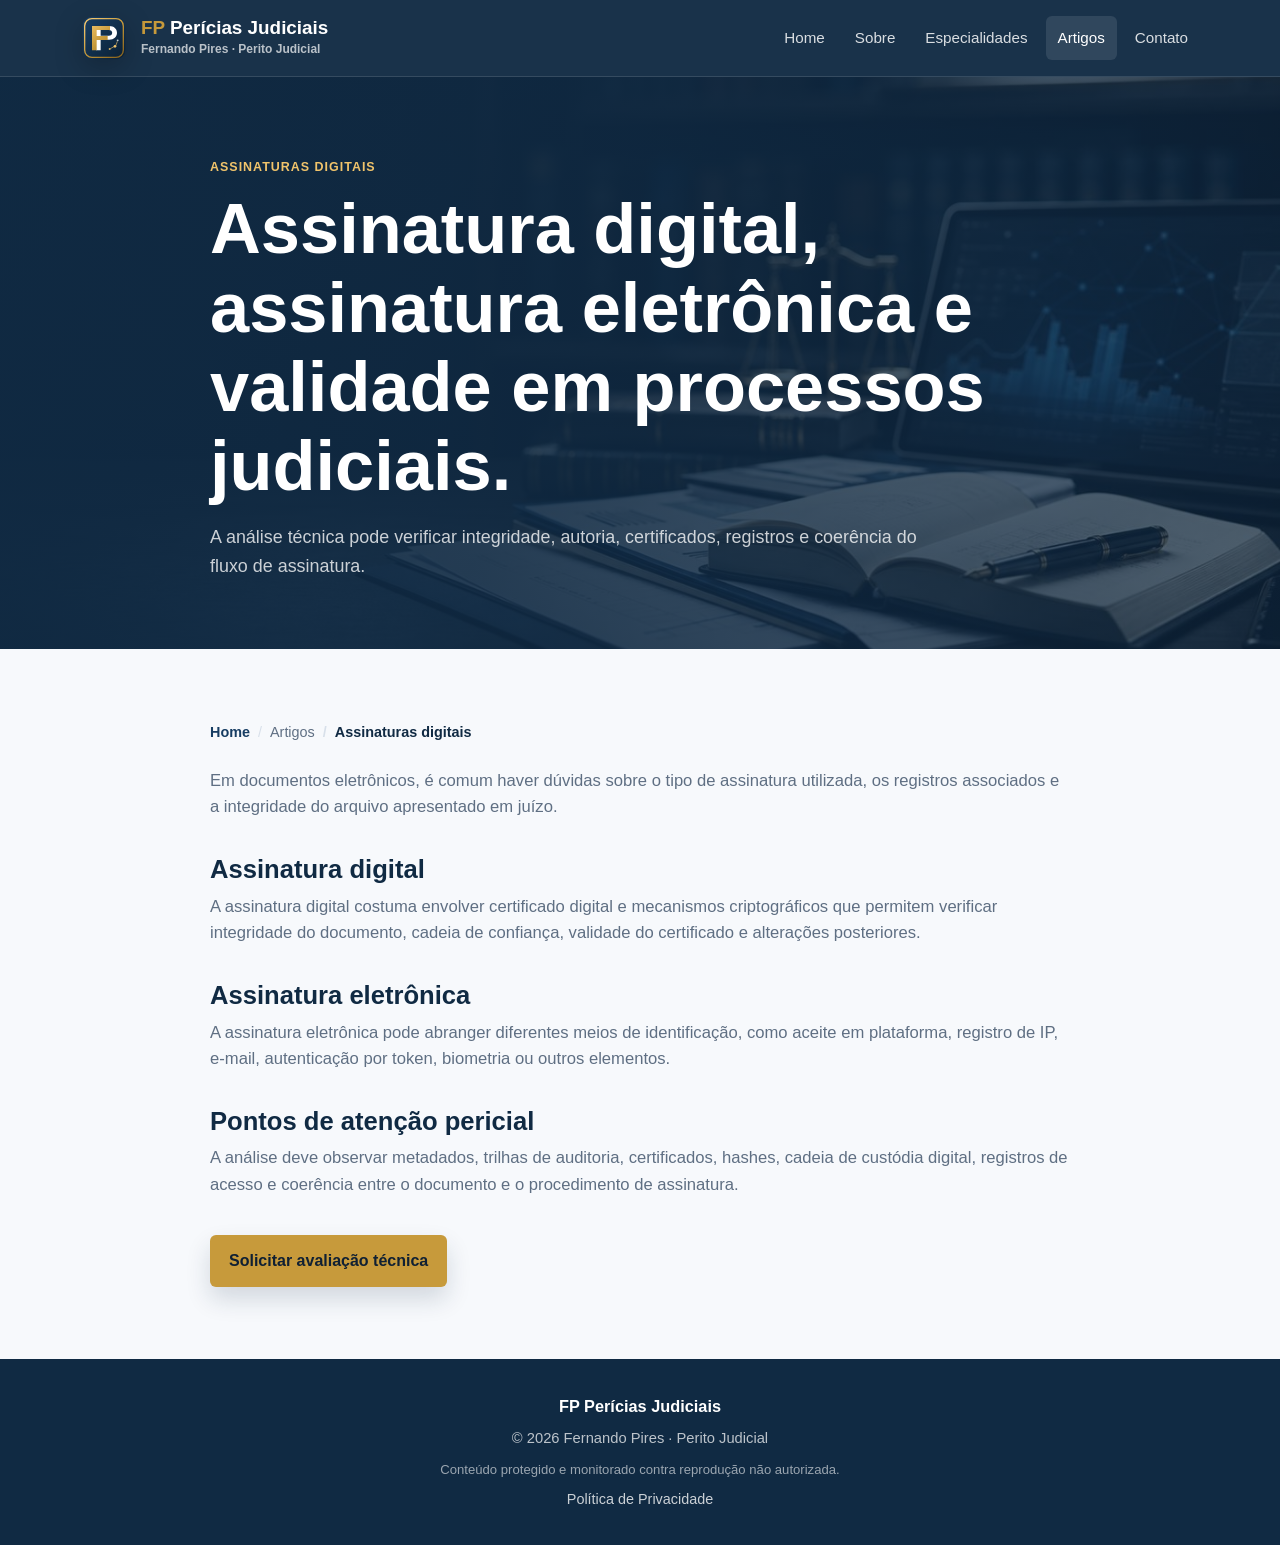
<file: artigos/assinatura-digital-eletronica.html>
﻿<!doctype html>
<html lang="pt-br">
  <head>
    <meta charset="utf-8">
    <meta name="viewport" content="width=device-width, initial-scale=1">
    <meta name="description" content="Diferen&ccedil;as entre assinatura digital e assinatura eletr&ocirc;nica e pontos relevantes para an&aacute;lise pericial em processos judiciais.">
    <title>Assinatura digital, assinatura eletr&ocirc;nica e validade judicial | FP Per&iacute;cias Judiciais</title>
    <meta name="theme-color" content="#102a43">
    <link rel="canonical" href="https://fppericiasjudiciais.com.br/artigos/assinatura-digital-eletronica.html">
    <link rel="icon" href="../assets/images/favicon.svg" type="image/svg+xml">
    <link rel="stylesheet" href="../assets/css/style.css">
    <script type="application/ld+json">
      {
        "@context": "https://schema.org",
        "@type": "Article",
        "headline": "Assinatura digital, assinatura eletronica e validade em processos judiciais",
        "description": "Diferencas entre assinatura digital e assinatura eletronica e pontos relevantes para analise pericial em processos judiciais.",
        "author": {
          "@type": "Person",
          "name": "Fernando Pires"
        },
        "publisher": {
          "@type": "Organization",
          "name": "FP Pericias Judiciais",
          "logo": {
            "@type": "ImageObject",
            "url": "https://fppericiasjudiciais.com.br/assets/images/logo-fp.svg"
          }
        },
        "datePublished": "2026-07-14",
        "dateModified": "2026-07-14",
        "mainEntityOfPage": "https://fppericiasjudiciais.com.br/artigos/assinatura-digital-eletronica.html",
        "image": "https://fppericiasjudiciais.com.br/assets/images/hero-artigos.png"
      }
    </script>
    <script type="application/ld+json">
      {
        "@context": "https://schema.org",
        "@type": "BreadcrumbList",
        "itemListElement": [
          {
            "@type": "ListItem",
            "position": 1,
            "name": "Home",
            "item": "https://fppericiasjudiciais.com.br/"
          },
          {
            "@type": "ListItem",
            "position": 2,
            "name": "Artigos",
            "item": "https://fppericiasjudiciais.com.br/artigos.html"
          },
          {
            "@type": "ListItem",
            "position": 3,
            "name": "Assinatura digital, assinatura eletronica e validade em processos judiciais",
            "item": "https://fppericiasjudiciais.com.br/artigos/assinatura-digital-eletronica.html"
          }
        ]
      }
    </script>
  </head>
  <body>
    <header class="site-header">
      <div class="container header-inner">
        <a class="brand" href="../index.html" aria-label="FP Per&iacute;cias Judiciais">
          <span class="brand-mark"><img src="../assets/images/logo-fp.svg" alt="" aria-hidden="true"></span>
          <span class="brand-copy"><strong><span>FP</span> Per&iacute;cias Judiciais</strong><small>Fernando Pires &middot; Perito Judicial</small></span>
        </a>
        <nav class="site-nav" aria-label="Navega&ccedil;&atilde;o principal">
          <a href="../index.html">Home</a><a href="../sobre.html">Sobre</a><a href="../especialidades.html">Especialidades</a><a href="../artigos.html" aria-current="page">Artigos</a><a href="../contato.html">Contato</a>
        </nav>
      </div>
    </header>
    <main>
      <section class="page-hero page-hero-artigos">
        <div class="container page-hero-inner">
          <span class="eyebrow">Assinaturas digitais</span>
          <h1>Assinatura digital, assinatura eletr&ocirc;nica e validade em processos judiciais.</h1>
          <p>A an&aacute;lise t&eacute;cnica pode verificar integridade, autoria, certificados, registros e coer&ecirc;ncia do fluxo de assinatura.</p>
        </div>
      </section>
      <section class="section">
        <article class="container article-content">
          <nav class="breadcrumbs" aria-label="Trilha de navega&ccedil;&atilde;o">
            <a href="../index.html">Home</a>
            <span>Artigos</span>
            <strong>Assinaturas digitais</strong>
          </nav>
          <p>
            Em documentos eletr&ocirc;nicos, &eacute; comum haver d&uacute;vidas sobre o tipo de assinatura utilizada,
            os registros associados e a integridade do arquivo apresentado em ju&iacute;zo.
          </p>
          <h2>Assinatura digital</h2>
          <p>
            A assinatura digital costuma envolver certificado digital e mecanismos criptogr&aacute;ficos que
            permitem verificar integridade do documento, cadeia de confian&ccedil;a, validade do certificado
            e altera&ccedil;&otilde;es posteriores.
          </p>
          <h2>Assinatura eletr&ocirc;nica</h2>
          <p>
            A assinatura eletr&ocirc;nica pode abranger diferentes meios de identifica&ccedil;&atilde;o, como aceite em
            plataforma, registro de IP, e-mail, autentica&ccedil;&atilde;o por token, biometria ou outros elementos.
          </p>
          <h2>Pontos de aten&ccedil;&atilde;o pericial</h2>
          <p>
            A an&aacute;lise deve observar metadados, trilhas de auditoria, certificados, hashes, cadeia de
            cust&oacute;dia digital, registros de acesso e coer&ecirc;ncia entre o documento e o procedimento de assinatura.
          </p>
          <a class="btn btn-primary" href="../contato.html">Solicitar avalia&ccedil;&atilde;o t&eacute;cnica</a>
        </article>
      </section>
    </main>
    <footer class="site-footer"><div class="container footer-inner"><strong>FP Per&iacute;cias Judiciais</strong><span>&copy; 2026 Fernando Pires &middot; Perito Judicial</span>
        <span class="content-protection">Conte&uacute;do protegido e monitorado contra reprodu&ccedil;&atilde;o n&atilde;o autorizada.</span><a href="../privacidade.html">Pol&iacute;tica de Privacidade</a></div></footer>
  </body>
</html>
</file>
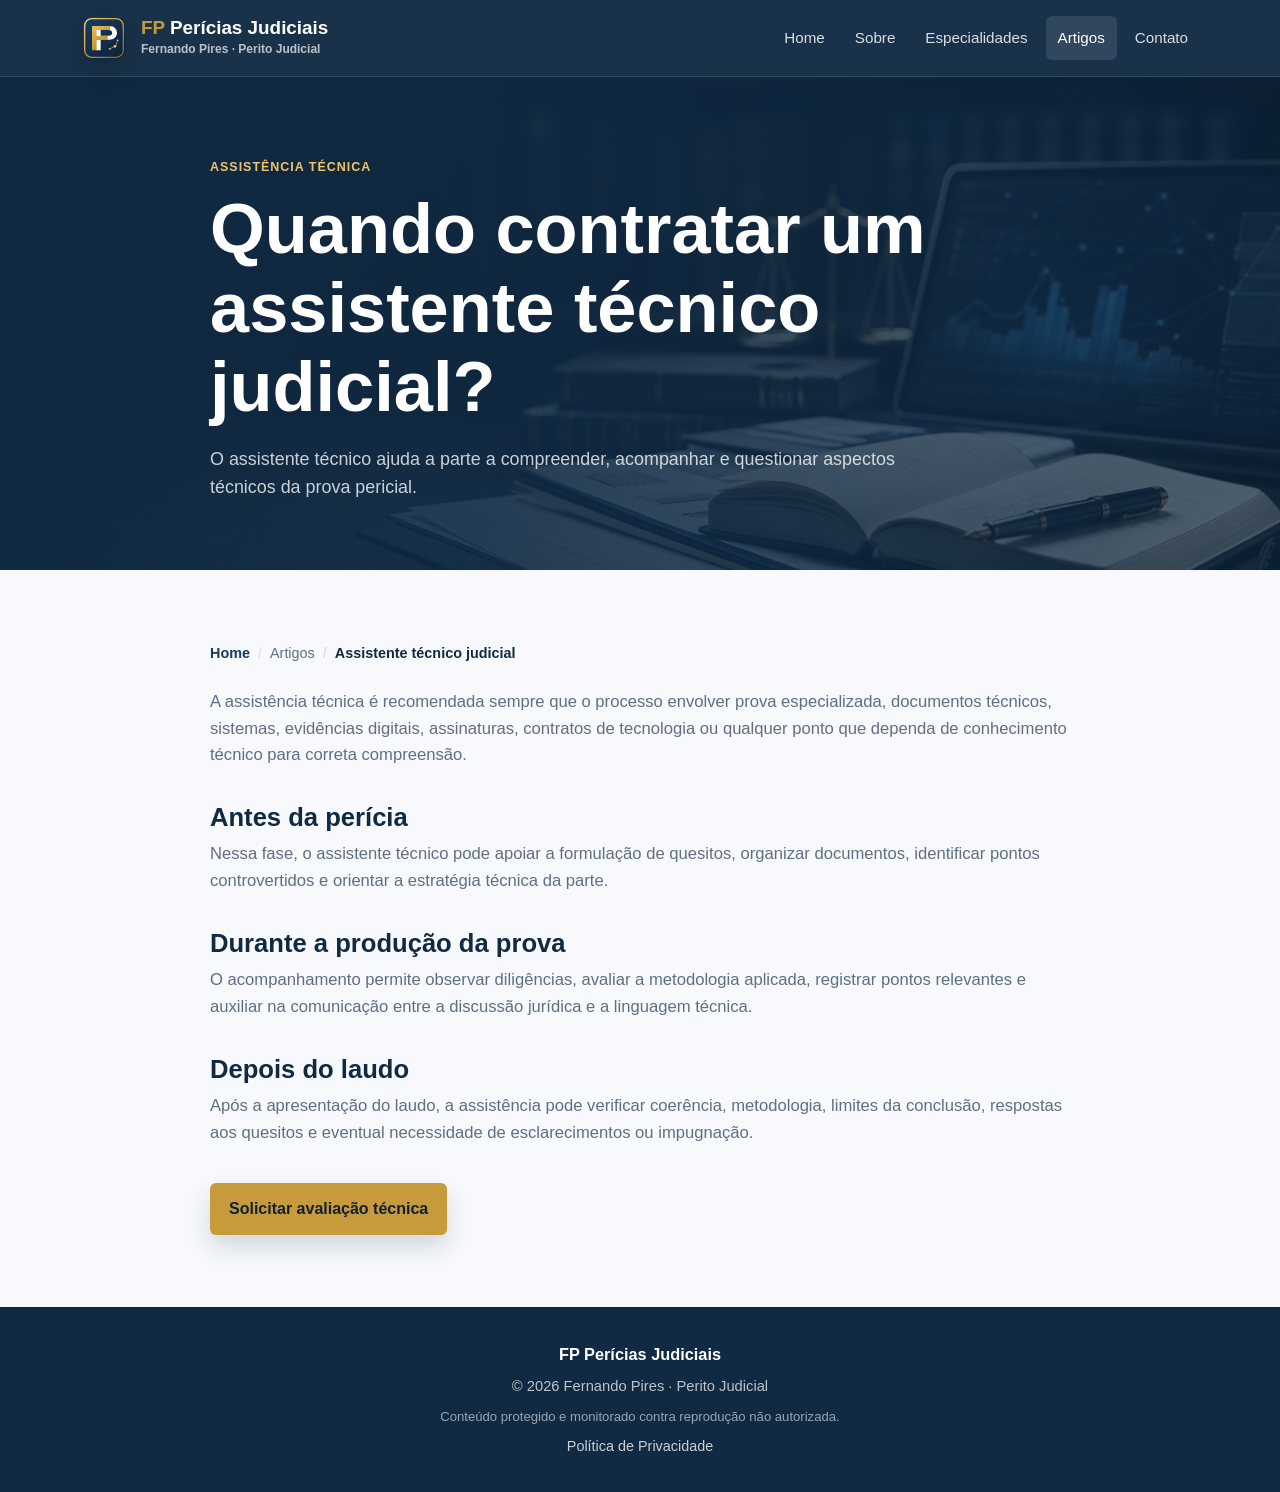
<file: artigos/assistente-tecnico-judicial.html>
﻿<!doctype html>
<html lang="pt-br">
  <head>
    <meta charset="utf-8">
    <meta name="viewport" content="width=device-width, initial-scale=1">
    <meta name="description" content="Entenda quando contratar um assistente t&eacute;cnico judicial e como ele pode atuar em quesitos, laudos e manifesta&ccedil;&otilde;es.">
    <title>Quando contratar um assistente t&eacute;cnico judicial? | FP Per&iacute;cias Judiciais</title>
    <meta name="theme-color" content="#102a43">
    <link rel="canonical" href="https://fppericiasjudiciais.com.br/artigos/assistente-tecnico-judicial.html">
    <link rel="icon" href="../assets/images/favicon.svg" type="image/svg+xml">
    <link rel="stylesheet" href="../assets/css/style.css">
    <script type="application/ld+json">
      {
        "@context": "https://schema.org",
        "@type": "Article",
        "headline": "Quando contratar um assistente tecnico judicial?",
        "description": "Entenda quando contratar um assistente tecnico judicial e como ele pode atuar em quesitos, laudos e manifestacoes.",
        "author": {
          "@type": "Person",
          "name": "Fernando Pires"
        },
        "publisher": {
          "@type": "Organization",
          "name": "FP Pericias Judiciais",
          "logo": {
            "@type": "ImageObject",
            "url": "https://fppericiasjudiciais.com.br/assets/images/logo-fp.svg"
          }
        },
        "datePublished": "2026-07-14",
        "dateModified": "2026-07-14",
        "mainEntityOfPage": "https://fppericiasjudiciais.com.br/artigos/assistente-tecnico-judicial.html",
        "image": "https://fppericiasjudiciais.com.br/assets/images/hero-artigos.png"
      }
    </script>
    <script type="application/ld+json">
      {
        "@context": "https://schema.org",
        "@type": "BreadcrumbList",
        "itemListElement": [
          {
            "@type": "ListItem",
            "position": 1,
            "name": "Home",
            "item": "https://fppericiasjudiciais.com.br/"
          },
          {
            "@type": "ListItem",
            "position": 2,
            "name": "Artigos",
            "item": "https://fppericiasjudiciais.com.br/artigos.html"
          },
          {
            "@type": "ListItem",
            "position": 3,
            "name": "Quando contratar um assistente tecnico judicial?",
            "item": "https://fppericiasjudiciais.com.br/artigos/assistente-tecnico-judicial.html"
          }
        ]
      }
    </script>
  </head>
  <body>
    <header class="site-header">
      <div class="container header-inner">
        <a class="brand" href="../index.html" aria-label="FP Per&iacute;cias Judiciais">
          <span class="brand-mark"><img src="../assets/images/logo-fp.svg" alt="" aria-hidden="true"></span>
          <span class="brand-copy"><strong><span>FP</span> Per&iacute;cias Judiciais</strong><small>Fernando Pires &middot; Perito Judicial</small></span>
        </a>
        <nav class="site-nav" aria-label="Navega&ccedil;&atilde;o principal">
          <a href="../index.html">Home</a>
          <a href="../sobre.html">Sobre</a>
          <a href="../especialidades.html">Especialidades</a>
          <a href="../artigos.html" aria-current="page">Artigos</a>
          <a href="../contato.html">Contato</a>
        </nav>
      </div>
    </header>
    <main>
      <section class="page-hero page-hero-artigos">
        <div class="container page-hero-inner">
          <span class="eyebrow">Assist&ecirc;ncia t&eacute;cnica</span>
          <h1>Quando contratar um assistente t&eacute;cnico judicial?</h1>
          <p>O assistente t&eacute;cnico ajuda a parte a compreender, acompanhar e questionar aspectos t&eacute;cnicos da prova pericial.</p>
        </div>
      </section>
      <section class="section">
        <article class="container article-content">
          <nav class="breadcrumbs" aria-label="Trilha de navega&ccedil;&atilde;o">
            <a href="../index.html">Home</a>
            <span>Artigos</span>
            <strong>Assistente t&eacute;cnico judicial</strong>
          </nav>
          <p>
            A assist&ecirc;ncia t&eacute;cnica &eacute; recomendada sempre que o processo envolver prova especializada,
            documentos t&eacute;cnicos, sistemas, evid&ecirc;ncias digitais, assinaturas, contratos de tecnologia
            ou qualquer ponto que dependa de conhecimento t&eacute;cnico para correta compreens&atilde;o.
          </p>
          <h2>Antes da per&iacute;cia</h2>
          <p>
            Nessa fase, o assistente t&eacute;cnico pode apoiar a formula&ccedil;&atilde;o de quesitos, organizar
            documentos, identificar pontos controvertidos e orientar a estrat&eacute;gia t&eacute;cnica da parte.
          </p>
          <h2>Durante a produ&ccedil;&atilde;o da prova</h2>
          <p>
            O acompanhamento permite observar dilig&ecirc;ncias, avaliar a metodologia aplicada, registrar
            pontos relevantes e auxiliar na comunica&ccedil;&atilde;o entre a discuss&atilde;o jur&iacute;dica e a linguagem t&eacute;cnica.
          </p>
          <h2>Depois do laudo</h2>
          <p>
            Ap&oacute;s a apresenta&ccedil;&atilde;o do laudo, a assist&ecirc;ncia pode verificar coer&ecirc;ncia, metodologia,
            limites da conclus&atilde;o, respostas aos quesitos e eventual necessidade de esclarecimentos
            ou impugna&ccedil;&atilde;o.
          </p>
          <a class="btn btn-primary" href="../contato.html">Solicitar avalia&ccedil;&atilde;o t&eacute;cnica</a>
        </article>
      </section>
    </main>
    <footer class="site-footer"><div class="container footer-inner"><strong>FP Per&iacute;cias Judiciais</strong><span>&copy; 2026 Fernando Pires &middot; Perito Judicial</span>
        <span class="content-protection">Conte&uacute;do protegido e monitorado contra reprodu&ccedil;&atilde;o n&atilde;o autorizada.</span><a href="../privacidade.html">Pol&iacute;tica de Privacidade</a></div></footer>
  </body>
</html>
</file>
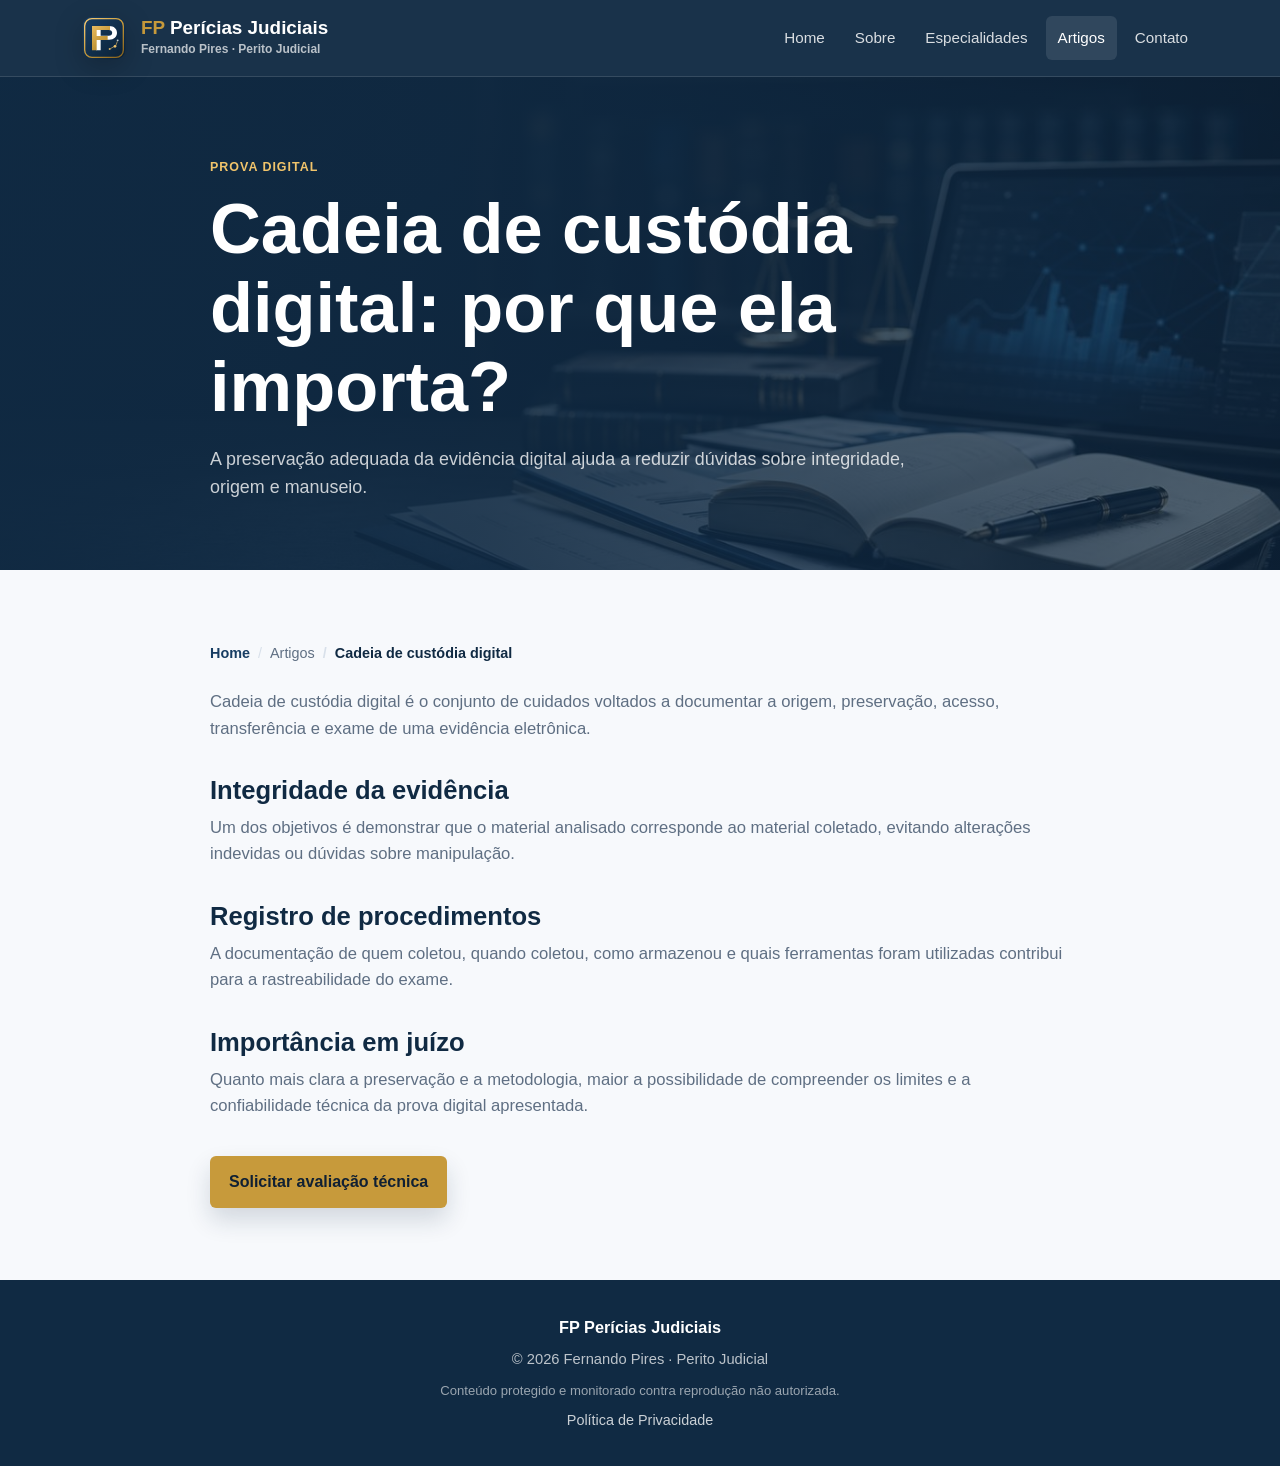
<file: artigos/cadeia-de-custodia-digital.html>
﻿<!doctype html>
<html lang="pt-br">
  <head>
    <meta charset="utf-8">
    <meta name="viewport" content="width=device-width, initial-scale=1">
    <meta name="description" content="Entenda a import&acirc;ncia da cadeia de cust&oacute;dia digital na preserva&ccedil;&atilde;o de evid&ecirc;ncias eletr&ocirc;nicas.">
    <title>Cadeia de cust&oacute;dia digital: por que ela importa? | FP Per&iacute;cias Judiciais</title>
    <meta name="theme-color" content="#102a43">
    <link rel="canonical" href="https://fppericiasjudiciais.com.br/artigos/cadeia-de-custodia-digital.html">
    <link rel="icon" href="../assets/images/favicon.svg" type="image/svg+xml">
    <link rel="stylesheet" href="../assets/css/style.css">
    <script type="application/ld+json">
      {
        "@context": "https://schema.org",
        "@type": "Article",
        "headline": "Cadeia de custodia digital: por que ela importa?",
        "description": "A importancia da cadeia de custodia digital na preservacao de evidencias eletronicas.",
        "author": { "@type": "Person", "name": "Fernando Pires" },
        "publisher": { "@type": "Organization", "name": "FP Pericias Judiciais", "logo": { "@type": "ImageObject", "url": "https://fppericiasjudiciais.com.br/assets/images/logo-fp.svg" } },
        "datePublished": "2026-07-14",
        "dateModified": "2026-07-14",
        "mainEntityOfPage": "https://fppericiasjudiciais.com.br/artigos/cadeia-de-custodia-digital.html",
        "image": "https://fppericiasjudiciais.com.br/assets/images/hero-artigos.png"
      }
    </script>
    <script type="application/ld+json">
      {
        "@context": "https://schema.org",
        "@type": "BreadcrumbList",
        "itemListElement": [
          { "@type": "ListItem", "position": 1, "name": "Home", "item": "https://fppericiasjudiciais.com.br/" },
          { "@type": "ListItem", "position": 2, "name": "Artigos", "item": "https://fppericiasjudiciais.com.br/artigos.html" },
          { "@type": "ListItem", "position": 3, "name": "Cadeia de custodia digital", "item": "https://fppericiasjudiciais.com.br/artigos/cadeia-de-custodia-digital.html" }
        ]
      }
    </script>
  </head>
  <body>
    <header class="site-header"><div class="container header-inner"><a class="brand" href="../index.html" aria-label="FP Per&iacute;cias Judiciais"><span class="brand-mark"><img src="../assets/images/logo-fp.svg" alt="" aria-hidden="true"></span><span class="brand-copy"><strong><span>FP</span> Per&iacute;cias Judiciais</strong><small>Fernando Pires &middot; Perito Judicial</small></span></a><nav class="site-nav" aria-label="Navega&ccedil;&atilde;o principal"><a href="../index.html">Home</a><a href="../sobre.html">Sobre</a><a href="../especialidades.html">Especialidades</a><a href="../artigos.html" aria-current="page">Artigos</a><a href="../contato.html">Contato</a></nav></div></header>
    <main>
      <section class="page-hero page-hero-artigos"><div class="container page-hero-inner"><span class="eyebrow">Prova digital</span><h1>Cadeia de cust&oacute;dia digital: por que ela importa?</h1><p>A preserva&ccedil;&atilde;o adequada da evid&ecirc;ncia digital ajuda a reduzir d&uacute;vidas sobre integridade, origem e manuseio.</p></div></section>
      <section class="section">
        <article class="container article-content">
          <nav class="breadcrumbs" aria-label="Trilha de navega&ccedil;&atilde;o"><a href="../index.html">Home</a><span>Artigos</span><strong>Cadeia de cust&oacute;dia digital</strong></nav>
          <p>
            Cadeia de cust&oacute;dia digital &eacute; o conjunto de cuidados voltados a documentar a origem,
            preserva&ccedil;&atilde;o, acesso, transfer&ecirc;ncia e exame de uma evid&ecirc;ncia eletr&ocirc;nica.
          </p>
          <h2>Integridade da evid&ecirc;ncia</h2>
          <p>
            Um dos objetivos &eacute; demonstrar que o material analisado corresponde ao material coletado,
            evitando altera&ccedil;&otilde;es indevidas ou d&uacute;vidas sobre manipula&ccedil;&atilde;o.
          </p>
          <h2>Registro de procedimentos</h2>
          <p>
            A documenta&ccedil;&atilde;o de quem coletou, quando coletou, como armazenou e quais ferramentas foram
            utilizadas contribui para a rastreabilidade do exame.
          </p>
          <h2>Import&acirc;ncia em ju&iacute;zo</h2>
          <p>
            Quanto mais clara a preserva&ccedil;&atilde;o e a metodologia, maior a possibilidade de compreender
            os limites e a confiabilidade t&eacute;cnica da prova digital apresentada.
          </p>
          <a class="btn btn-primary" href="../contato.html">Solicitar avalia&ccedil;&atilde;o t&eacute;cnica</a>
        </article>
      </section>
    </main>
    <footer class="site-footer"><div class="container footer-inner"><strong>FP Per&iacute;cias Judiciais</strong><span>&copy; 2026 Fernando Pires &middot; Perito Judicial</span>
        <span class="content-protection">Conte&uacute;do protegido e monitorado contra reprodu&ccedil;&atilde;o n&atilde;o autorizada.</span><a href="../privacidade.html">Pol&iacute;tica de Privacidade</a></div></footer>
  </body>
</html>
</file>
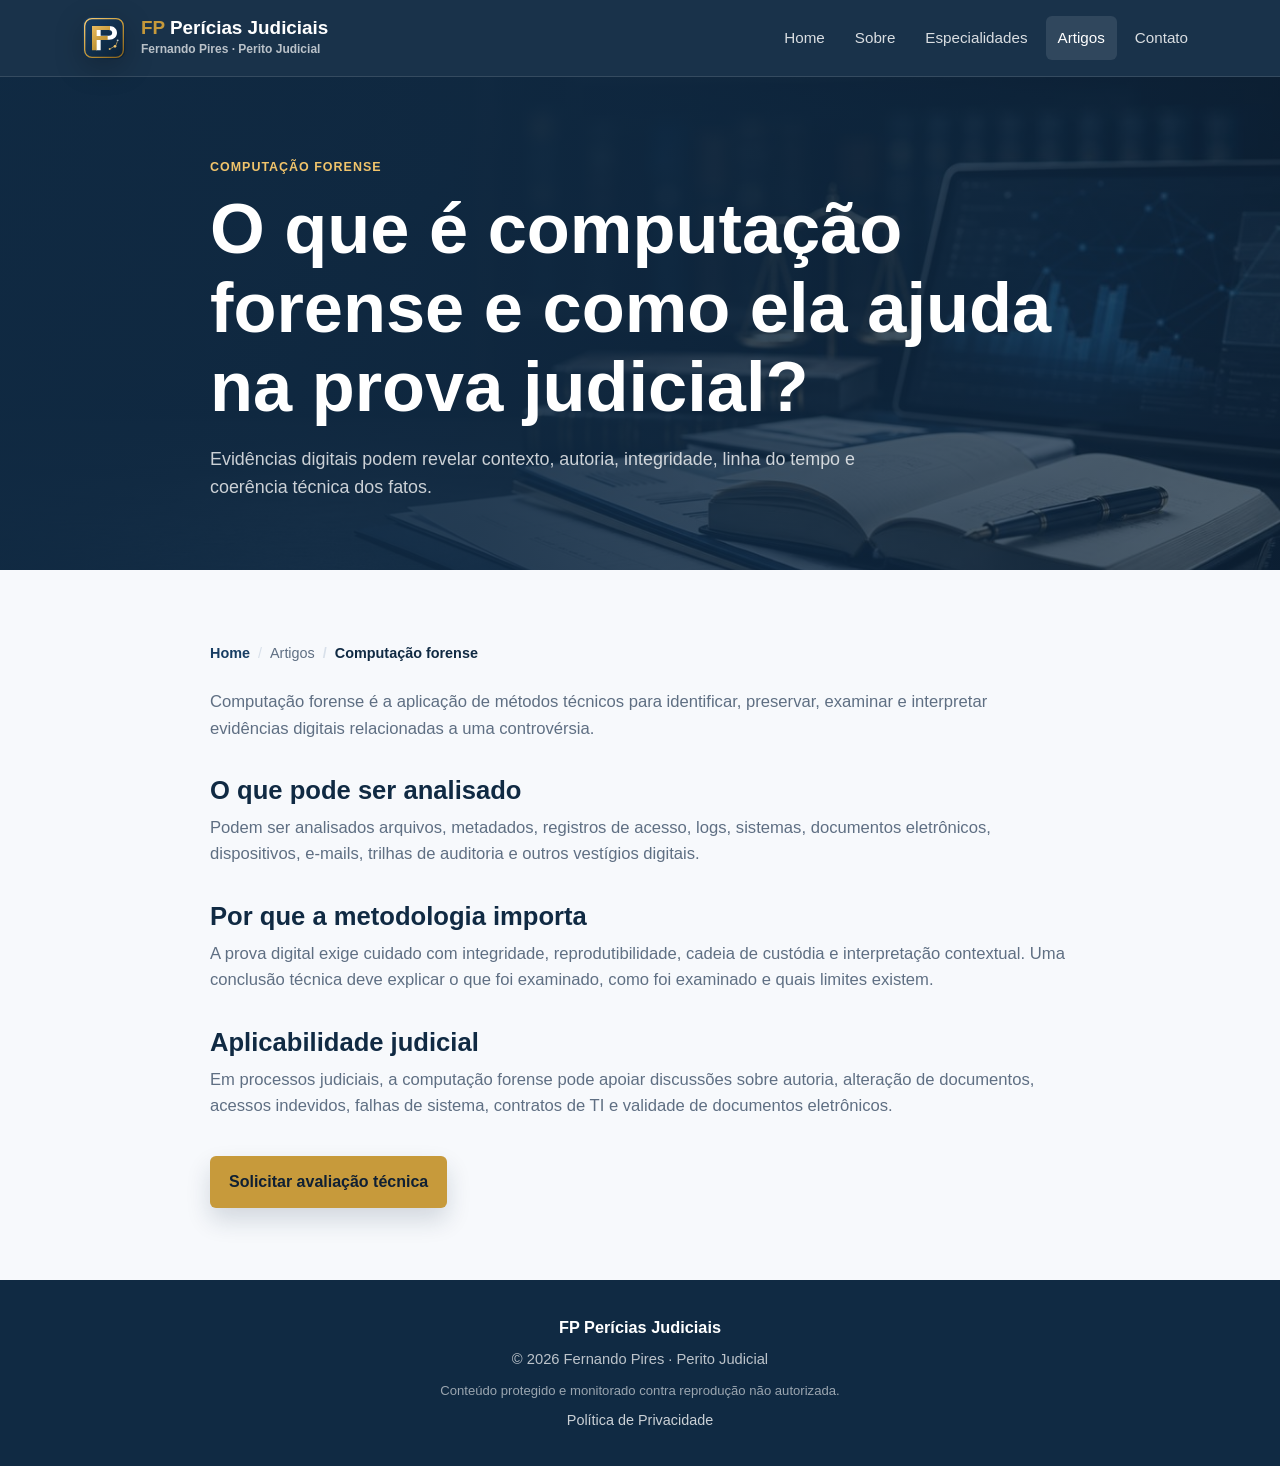
<file: artigos/computacao-forense-prova-judicial.html>
﻿<!doctype html>
<html lang="pt-br">
  <head>
    <meta charset="utf-8">
    <meta name="viewport" content="width=device-width, initial-scale=1">
    <meta name="description" content="Introdu&ccedil;&atilde;o &agrave; computa&ccedil;&atilde;o forense e ao uso de evid&ecirc;ncias digitais na prova judicial.">
    <title>O que &eacute; computa&ccedil;&atilde;o forense e como ajuda na prova judicial? | FP Per&iacute;cias Judiciais</title>
    <meta name="theme-color" content="#102a43">
    <link rel="canonical" href="https://fppericiasjudiciais.com.br/artigos/computacao-forense-prova-judicial.html">
    <link rel="icon" href="../assets/images/favicon.svg" type="image/svg+xml">
    <link rel="stylesheet" href="../assets/css/style.css">
    <script type="application/ld+json">
      {
        "@context": "https://schema.org",
        "@type": "Article",
        "headline": "O que e computacao forense e como ela ajuda na prova judicial?",
        "description": "Introducao a computacao forense e ao uso de evidencias digitais na prova judicial.",
        "author": {
          "@type": "Person",
          "name": "Fernando Pires"
        },
        "publisher": {
          "@type": "Organization",
          "name": "FP Pericias Judiciais",
          "logo": {
            "@type": "ImageObject",
            "url": "https://fppericiasjudiciais.com.br/assets/images/logo-fp.svg"
          }
        },
        "datePublished": "2026-07-14",
        "dateModified": "2026-07-14",
        "mainEntityOfPage": "https://fppericiasjudiciais.com.br/artigos/computacao-forense-prova-judicial.html",
        "image": "https://fppericiasjudiciais.com.br/assets/images/hero-artigos.png"
      }
    </script>
    <script type="application/ld+json">
      {
        "@context": "https://schema.org",
        "@type": "BreadcrumbList",
        "itemListElement": [
          {
            "@type": "ListItem",
            "position": 1,
            "name": "Home",
            "item": "https://fppericiasjudiciais.com.br/"
          },
          {
            "@type": "ListItem",
            "position": 2,
            "name": "Artigos",
            "item": "https://fppericiasjudiciais.com.br/artigos.html"
          },
          {
            "@type": "ListItem",
            "position": 3,
            "name": "O que e computacao forense e como ela ajuda na prova judicial?",
            "item": "https://fppericiasjudiciais.com.br/artigos/computacao-forense-prova-judicial.html"
          }
        ]
      }
    </script>
  </head>
  <body>
    <header class="site-header">
      <div class="container header-inner">
        <a class="brand" href="../index.html" aria-label="FP Per&iacute;cias Judiciais">
          <span class="brand-mark"><img src="../assets/images/logo-fp.svg" alt="" aria-hidden="true"></span>
          <span class="brand-copy"><strong><span>FP</span> Per&iacute;cias Judiciais</strong><small>Fernando Pires &middot; Perito Judicial</small></span>
        </a>
        <nav class="site-nav" aria-label="Navega&ccedil;&atilde;o principal">
          <a href="../index.html">Home</a><a href="../sobre.html">Sobre</a><a href="../especialidades.html">Especialidades</a><a href="../artigos.html" aria-current="page">Artigos</a><a href="../contato.html">Contato</a>
        </nav>
      </div>
    </header>
    <main>
      <section class="page-hero page-hero-artigos">
        <div class="container page-hero-inner">
          <span class="eyebrow">Computa&ccedil;&atilde;o forense</span>
          <h1>O que &eacute; computa&ccedil;&atilde;o forense e como ela ajuda na prova judicial?</h1>
          <p>Evid&ecirc;ncias digitais podem revelar contexto, autoria, integridade, linha do tempo e coer&ecirc;ncia t&eacute;cnica dos fatos.</p>
        </div>
      </section>
      <section class="section">
        <article class="container article-content">
          <nav class="breadcrumbs" aria-label="Trilha de navega&ccedil;&atilde;o">
            <a href="../index.html">Home</a>
            <span>Artigos</span>
            <strong>Computa&ccedil;&atilde;o forense</strong>
          </nav>
          <p>
            Computa&ccedil;&atilde;o forense &eacute; a aplica&ccedil;&atilde;o de m&eacute;todos t&eacute;cnicos para identificar, preservar,
            examinar e interpretar evid&ecirc;ncias digitais relacionadas a uma controv&eacute;rsia.
          </p>
          <h2>O que pode ser analisado</h2>
          <p>
            Podem ser analisados arquivos, metadados, registros de acesso, logs, sistemas, documentos
            eletr&ocirc;nicos, dispositivos, e-mails, trilhas de auditoria e outros vest&iacute;gios digitais.
          </p>
          <h2>Por que a metodologia importa</h2>
          <p>
            A prova digital exige cuidado com integridade, reprodutibilidade, cadeia de cust&oacute;dia e
            interpreta&ccedil;&atilde;o contextual. Uma conclus&atilde;o t&eacute;cnica deve explicar o que foi examinado,
            como foi examinado e quais limites existem.
          </p>
          <h2>Aplicabilidade judicial</h2>
          <p>
            Em processos judiciais, a computa&ccedil;&atilde;o forense pode apoiar discuss&otilde;es sobre autoria,
            altera&ccedil;&atilde;o de documentos, acessos indevidos, falhas de sistema, contratos de TI e
            validade de documentos eletr&ocirc;nicos.
          </p>
          <a class="btn btn-primary" href="../contato.html">Solicitar avalia&ccedil;&atilde;o t&eacute;cnica</a>
        </article>
      </section>
    </main>
    <footer class="site-footer"><div class="container footer-inner"><strong>FP Per&iacute;cias Judiciais</strong><span>&copy; 2026 Fernando Pires &middot; Perito Judicial</span>
        <span class="content-protection">Conte&uacute;do protegido e monitorado contra reprodu&ccedil;&atilde;o n&atilde;o autorizada.</span><a href="../privacidade.html">Pol&iacute;tica de Privacidade</a></div></footer>
  </body>
</html>
</file>
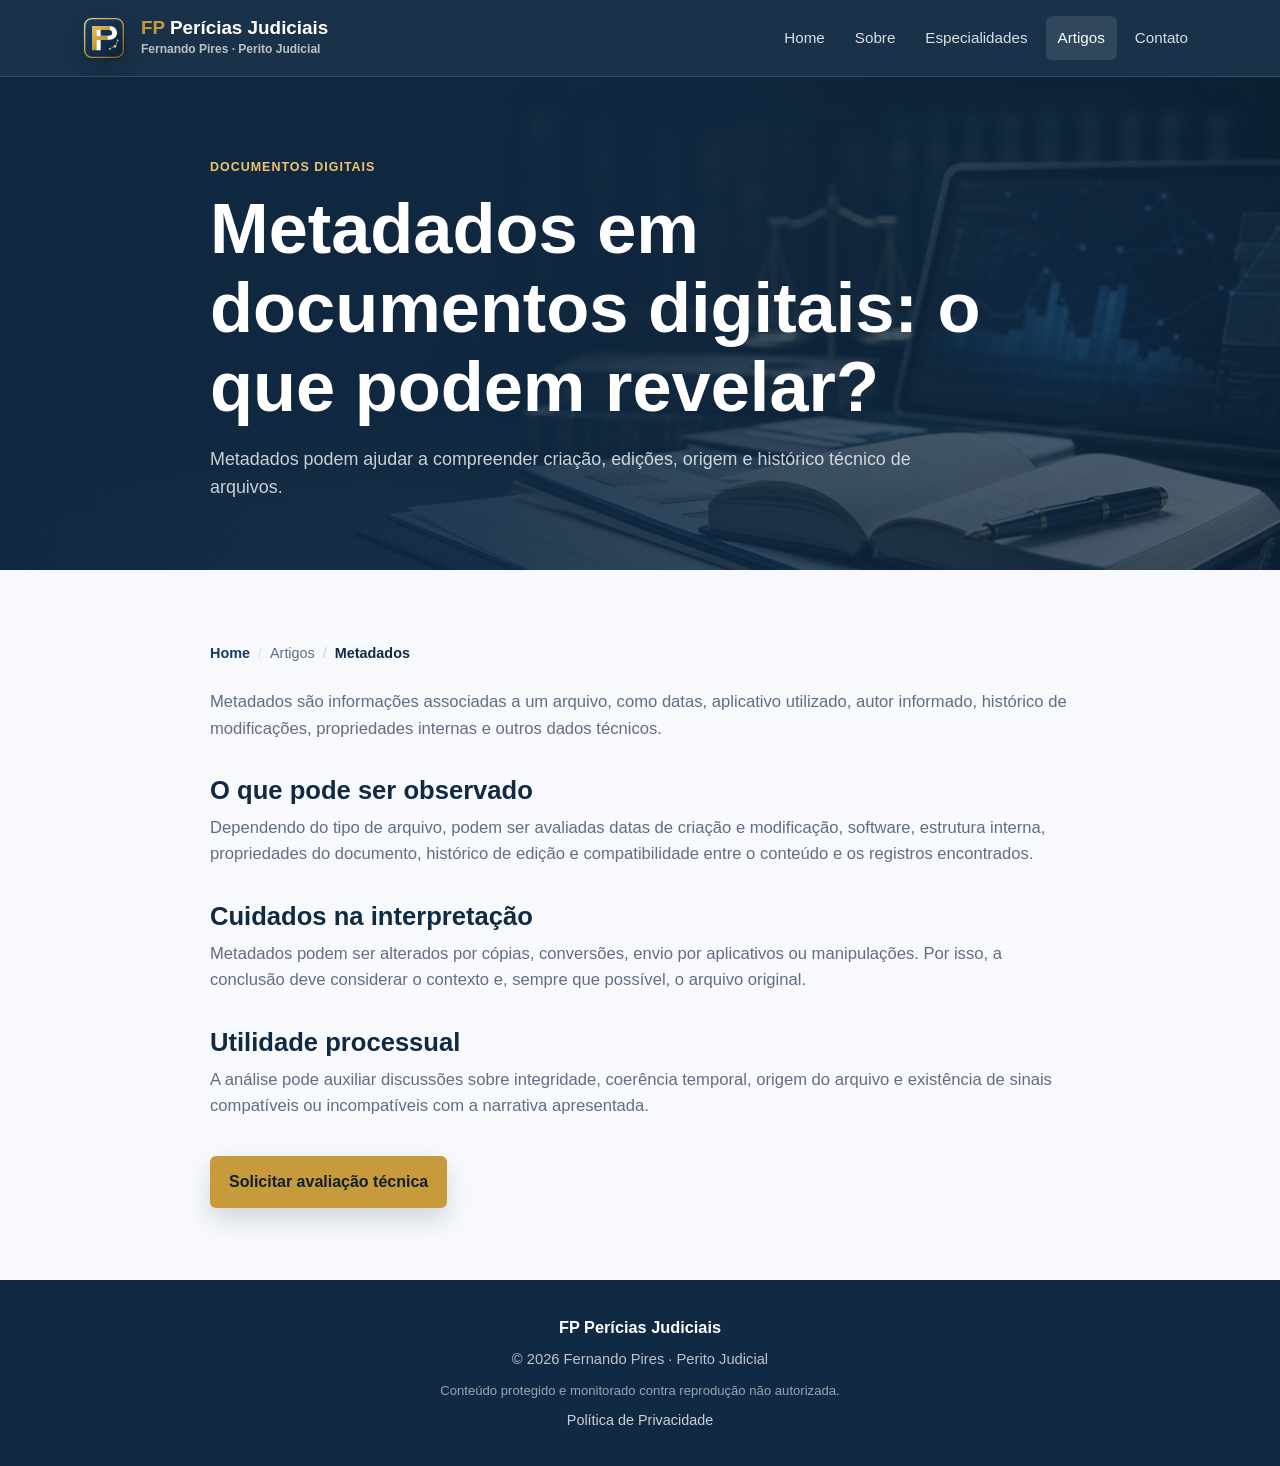
<file: artigos/metadados-documentos-digitais.html>
﻿<!doctype html>
<html lang="pt-br">
  <head>
    <meta charset="utf-8">
    <meta name="viewport" content="width=device-width, initial-scale=1">
    <meta name="description" content="Veja como metadados em documentos digitais podem auxiliar a an&aacute;lise t&eacute;cnica de autoria, altera&ccedil;&otilde;es e integridade.">
    <title>Metadados em documentos digitais: o que podem revelar? | FP Per&iacute;cias Judiciais</title>
    <meta name="theme-color" content="#102a43">
    <link rel="canonical" href="https://fppericiasjudiciais.com.br/artigos/metadados-documentos-digitais.html">
    <link rel="icon" href="../assets/images/favicon.svg" type="image/svg+xml">
    <link rel="stylesheet" href="../assets/css/style.css">
    <script type="application/ld+json">
      {
        "@context": "https://schema.org",
        "@type": "Article",
        "headline": "Metadados em documentos digitais: o que podem revelar?",
        "description": "Como metadados em documentos digitais podem auxiliar a analise tecnica de autoria, alteracoes e integridade.",
        "author": { "@type": "Person", "name": "Fernando Pires" },
        "publisher": { "@type": "Organization", "name": "FP Pericias Judiciais", "logo": { "@type": "ImageObject", "url": "https://fppericiasjudiciais.com.br/assets/images/logo-fp.svg" } },
        "datePublished": "2026-07-14",
        "dateModified": "2026-07-14",
        "mainEntityOfPage": "https://fppericiasjudiciais.com.br/artigos/metadados-documentos-digitais.html",
        "image": "https://fppericiasjudiciais.com.br/assets/images/hero-artigos.png"
      }
    </script>
    <script type="application/ld+json">
      {
        "@context": "https://schema.org",
        "@type": "BreadcrumbList",
        "itemListElement": [
          { "@type": "ListItem", "position": 1, "name": "Home", "item": "https://fppericiasjudiciais.com.br/" },
          { "@type": "ListItem", "position": 2, "name": "Artigos", "item": "https://fppericiasjudiciais.com.br/artigos.html" },
          { "@type": "ListItem", "position": 3, "name": "Metadados em documentos digitais", "item": "https://fppericiasjudiciais.com.br/artigos/metadados-documentos-digitais.html" }
        ]
      }
    </script>
  </head>
  <body>
    <header class="site-header"><div class="container header-inner"><a class="brand" href="../index.html" aria-label="FP Per&iacute;cias Judiciais"><span class="brand-mark"><img src="../assets/images/logo-fp.svg" alt="" aria-hidden="true"></span><span class="brand-copy"><strong><span>FP</span> Per&iacute;cias Judiciais</strong><small>Fernando Pires &middot; Perito Judicial</small></span></a><nav class="site-nav" aria-label="Navega&ccedil;&atilde;o principal"><a href="../index.html">Home</a><a href="../sobre.html">Sobre</a><a href="../especialidades.html">Especialidades</a><a href="../artigos.html" aria-current="page">Artigos</a><a href="../contato.html">Contato</a></nav></div></header>
    <main>
      <section class="page-hero page-hero-artigos"><div class="container page-hero-inner"><span class="eyebrow">Documentos digitais</span><h1>Metadados em documentos digitais: o que podem revelar?</h1><p>Metadados podem ajudar a compreender cria&ccedil;&atilde;o, edi&ccedil;&otilde;es, origem e hist&oacute;rico t&eacute;cnico de arquivos.</p></div></section>
      <section class="section">
        <article class="container article-content">
          <nav class="breadcrumbs" aria-label="Trilha de navega&ccedil;&atilde;o"><a href="../index.html">Home</a><span>Artigos</span><strong>Metadados</strong></nav>
          <p>
            Metadados s&atilde;o informa&ccedil;&otilde;es associadas a um arquivo, como datas, aplicativo utilizado,
            autor informado, hist&oacute;rico de modifica&ccedil;&otilde;es, propriedades internas e outros dados t&eacute;cnicos.
          </p>
          <h2>O que pode ser observado</h2>
          <p>
            Dependendo do tipo de arquivo, podem ser avaliadas datas de cria&ccedil;&atilde;o e modifica&ccedil;&atilde;o, software,
            estrutura interna, propriedades do documento, hist&oacute;rico de edi&ccedil;&atilde;o e compatibilidade entre
            o conte&uacute;do e os registros encontrados.
          </p>
          <h2>Cuidados na interpreta&ccedil;&atilde;o</h2>
          <p>
            Metadados podem ser alterados por c&oacute;pias, convers&otilde;es, envio por aplicativos ou manipula&ccedil;&otilde;es.
            Por isso, a conclus&atilde;o deve considerar o contexto e, sempre que poss&iacute;vel, o arquivo original.
          </p>
          <h2>Utilidade processual</h2>
          <p>
            A an&aacute;lise pode auxiliar discuss&otilde;es sobre integridade, coer&ecirc;ncia temporal, origem do arquivo
            e exist&ecirc;ncia de sinais compat&iacute;veis ou incompat&iacute;veis com a narrativa apresentada.
          </p>
          <a class="btn btn-primary" href="../contato.html">Solicitar avalia&ccedil;&atilde;o t&eacute;cnica</a>
        </article>
      </section>
    </main>
    <footer class="site-footer"><div class="container footer-inner"><strong>FP Per&iacute;cias Judiciais</strong><span>&copy; 2026 Fernando Pires &middot; Perito Judicial</span>
        <span class="content-protection">Conte&uacute;do protegido e monitorado contra reprodu&ccedil;&atilde;o n&atilde;o autorizada.</span><a href="../privacidade.html">Pol&iacute;tica de Privacidade</a></div></footer>
  </body>
</html>
</file>
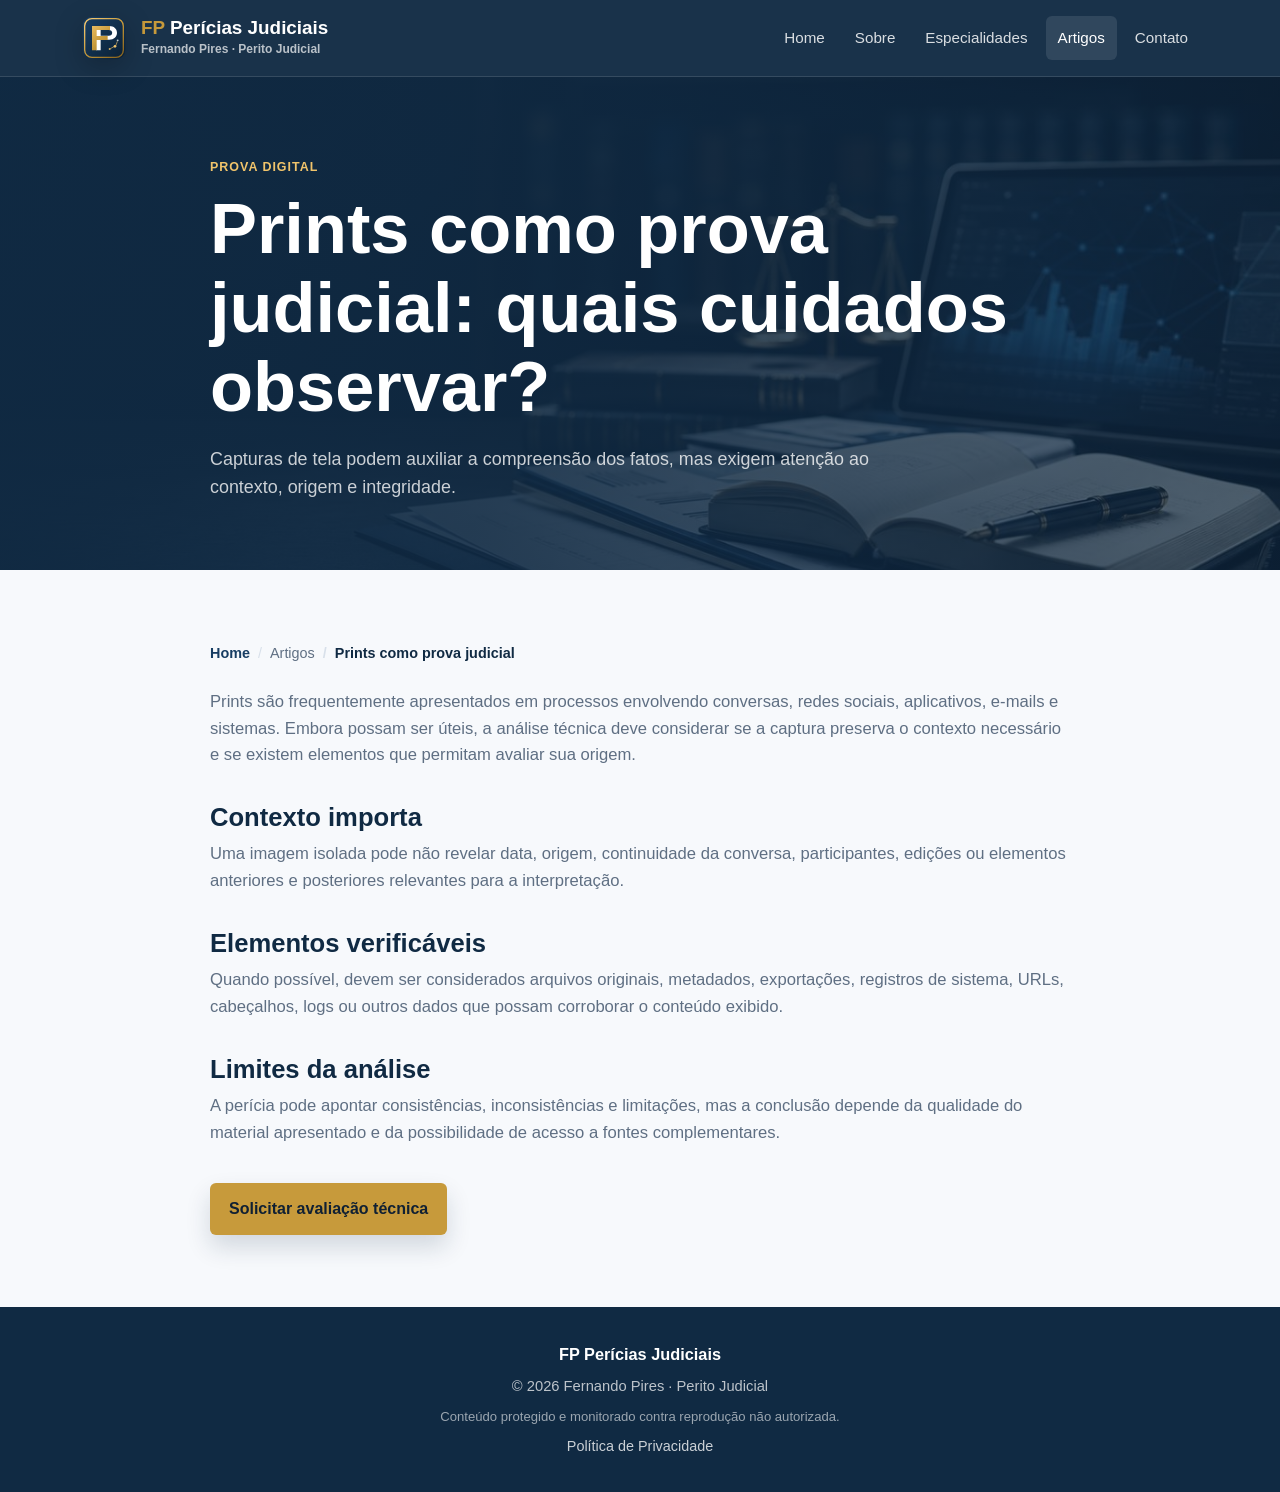
<file: artigos/prints-como-prova-judicial.html>
﻿<!doctype html>
<html lang="pt-br">
  <head>
    <meta charset="utf-8">
    <meta name="viewport" content="width=device-width, initial-scale=1">
    <meta name="description" content="Entenda pontos de aten&ccedil;&atilde;o na an&aacute;lise de prints como prova judicial, incluindo contexto, autenticidade e elementos t&eacute;cnicos.">
    <title>Prints como prova judicial: quais cuidados observar? | FP Per&iacute;cias Judiciais</title>
    <meta name="theme-color" content="#102a43">
    <link rel="canonical" href="https://fppericiasjudiciais.com.br/artigos/prints-como-prova-judicial.html">
    <link rel="icon" href="../assets/images/favicon.svg" type="image/svg+xml">
    <link rel="stylesheet" href="../assets/css/style.css">
    <script type="application/ld+json">
      {
        "@context": "https://schema.org",
        "@type": "Article",
        "headline": "Prints como prova judicial: quais cuidados observar?",
        "description": "Pontos de atencao na analise de prints como prova judicial, incluindo contexto, autenticidade e elementos tecnicos.",
        "author": { "@type": "Person", "name": "Fernando Pires" },
        "publisher": {
          "@type": "Organization",
          "name": "FP Pericias Judiciais",
          "logo": { "@type": "ImageObject", "url": "https://fppericiasjudiciais.com.br/assets/images/logo-fp.svg" }
        },
        "datePublished": "2026-07-14",
        "dateModified": "2026-07-14",
        "mainEntityOfPage": "https://fppericiasjudiciais.com.br/artigos/prints-como-prova-judicial.html",
        "image": "https://fppericiasjudiciais.com.br/assets/images/hero-artigos.png"
      }
    </script>
    <script type="application/ld+json">
      {
        "@context": "https://schema.org",
        "@type": "BreadcrumbList",
        "itemListElement": [
          { "@type": "ListItem", "position": 1, "name": "Home", "item": "https://fppericiasjudiciais.com.br/" },
          { "@type": "ListItem", "position": 2, "name": "Artigos", "item": "https://fppericiasjudiciais.com.br/artigos.html" },
          { "@type": "ListItem", "position": 3, "name": "Prints como prova judicial", "item": "https://fppericiasjudiciais.com.br/artigos/prints-como-prova-judicial.html" }
        ]
      }
    </script>
  </head>
  <body>
    <header class="site-header">
      <div class="container header-inner">
        <a class="brand" href="../index.html" aria-label="FP Per&iacute;cias Judiciais">
          <span class="brand-mark"><img src="../assets/images/logo-fp.svg" alt="" aria-hidden="true"></span>
          <span class="brand-copy"><strong><span>FP</span> Per&iacute;cias Judiciais</strong><small>Fernando Pires &middot; Perito Judicial</small></span>
        </a>
        <nav class="site-nav" aria-label="Navega&ccedil;&atilde;o principal">
          <a href="../index.html">Home</a><a href="../sobre.html">Sobre</a><a href="../especialidades.html">Especialidades</a><a href="../artigos.html" aria-current="page">Artigos</a><a href="../contato.html">Contato</a>
        </nav>
      </div>
    </header>
    <main>
      <section class="page-hero page-hero-artigos">
        <div class="container page-hero-inner">
          <span class="eyebrow">Prova digital</span>
          <h1>Prints como prova judicial: quais cuidados observar?</h1>
          <p>Capturas de tela podem auxiliar a compreens&atilde;o dos fatos, mas exigem aten&ccedil;&atilde;o ao contexto, origem e integridade.</p>
        </div>
      </section>
      <section class="section">
        <article class="container article-content">
          <nav class="breadcrumbs" aria-label="Trilha de navega&ccedil;&atilde;o">
            <a href="../index.html">Home</a>
            <span>Artigos</span>
            <strong>Prints como prova judicial</strong>
          </nav>
          <p>
            Prints s&atilde;o frequentemente apresentados em processos envolvendo conversas, redes sociais,
            aplicativos, e-mails e sistemas. Embora possam ser &uacute;teis, a an&aacute;lise t&eacute;cnica deve considerar
            se a captura preserva o contexto necess&aacute;rio e se existem elementos que permitam avaliar sua origem.
          </p>
          <h2>Contexto importa</h2>
          <p>
            Uma imagem isolada pode n&atilde;o revelar data, origem, continuidade da conversa, participantes,
            edi&ccedil;&otilde;es ou elementos anteriores e posteriores relevantes para a interpreta&ccedil;&atilde;o.
          </p>
          <h2>Elementos verific&aacute;veis</h2>
          <p>
            Quando poss&iacute;vel, devem ser considerados arquivos originais, metadados, exporta&ccedil;&otilde;es, registros
            de sistema, URLs, cabe&ccedil;alhos, logs ou outros dados que possam corroborar o conte&uacute;do exibido.
          </p>
          <h2>Limites da an&aacute;lise</h2>
          <p>
            A per&iacute;cia pode apontar consist&ecirc;ncias, inconsist&ecirc;ncias e limita&ccedil;&otilde;es, mas a conclus&atilde;o depende
            da qualidade do material apresentado e da possibilidade de acesso a fontes complementares.
          </p>
          <a class="btn btn-primary" href="../contato.html">Solicitar avalia&ccedil;&atilde;o t&eacute;cnica</a>
        </article>
      </section>
    </main>
    <footer class="site-footer"><div class="container footer-inner"><strong>FP Per&iacute;cias Judiciais</strong><span>&copy; 2026 Fernando Pires &middot; Perito Judicial</span>
        <span class="content-protection">Conte&uacute;do protegido e monitorado contra reprodu&ccedil;&atilde;o n&atilde;o autorizada.</span><a href="../privacidade.html">Pol&iacute;tica de Privacidade</a></div></footer>
  </body>
</html>
</file>
<file: assets/css/style.css>
@import url("base.css");
@import url("layout.css");
@import url("components.css");
</file>
